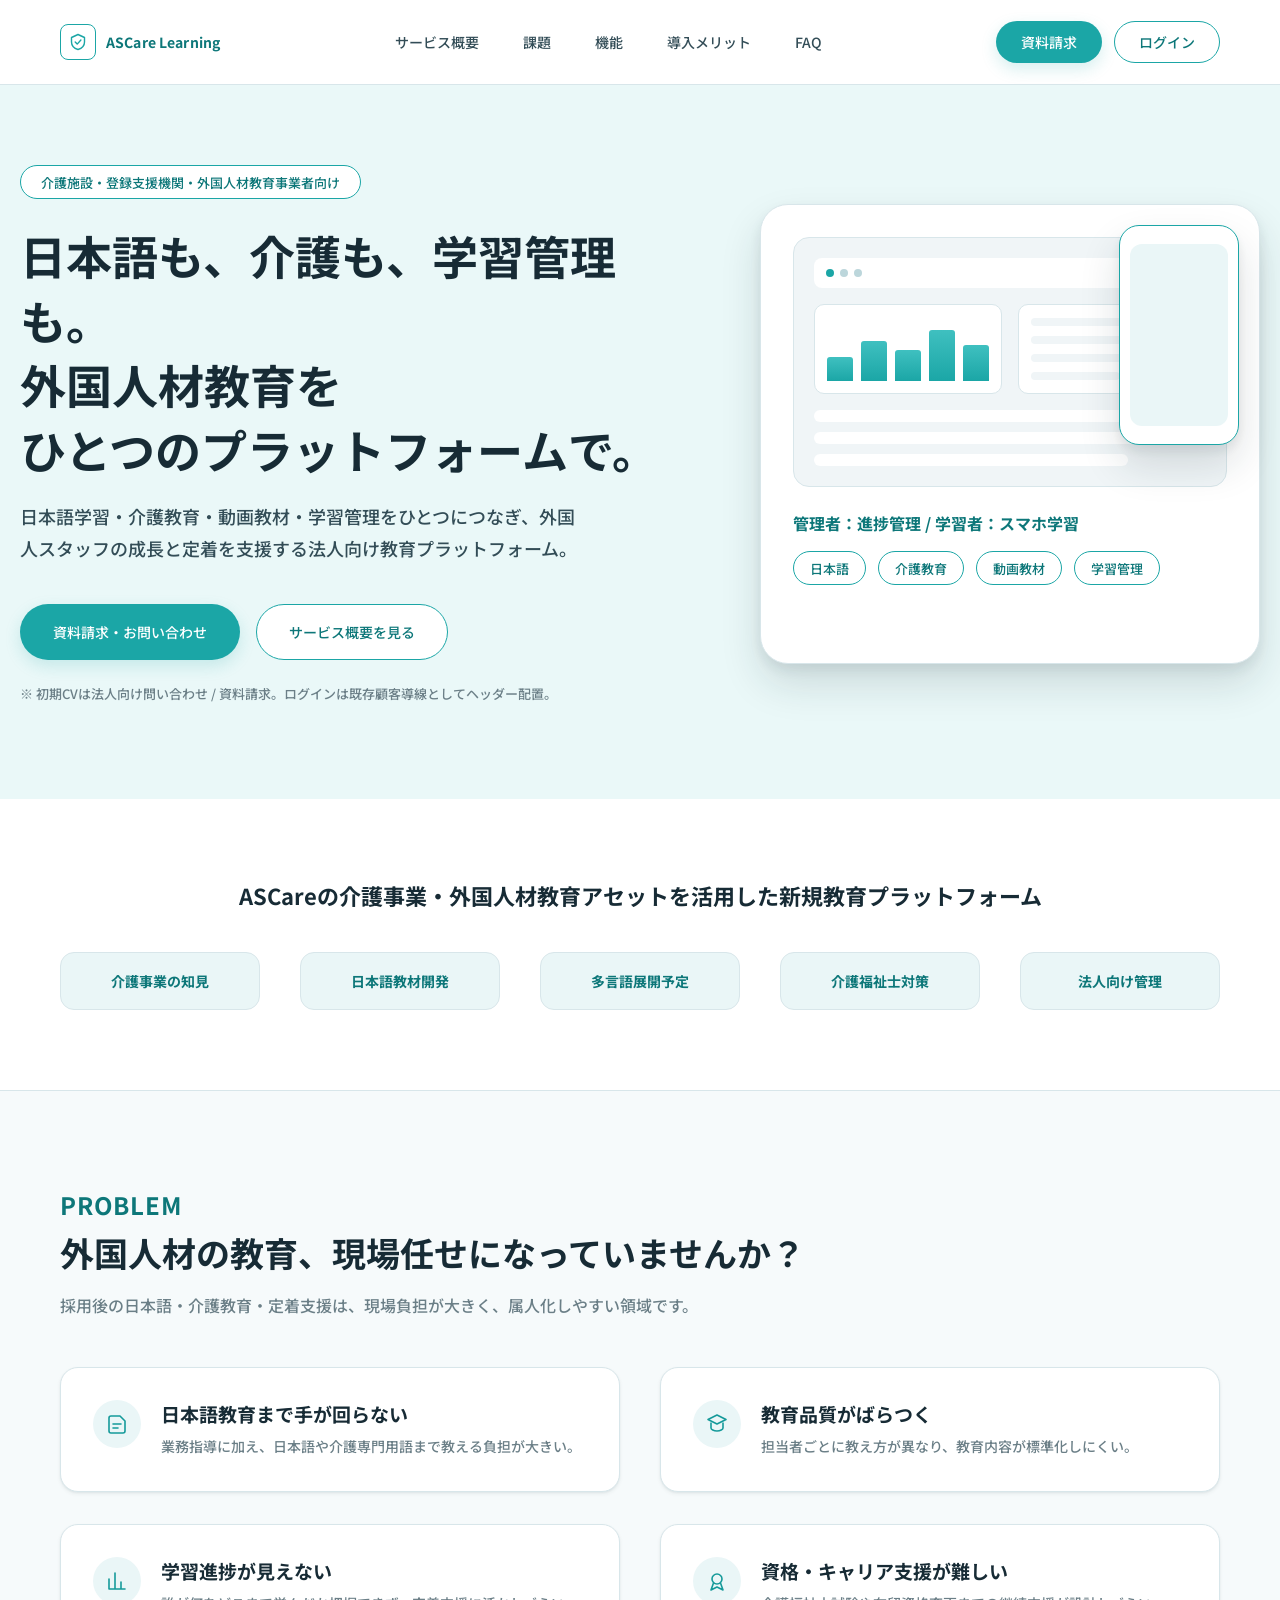
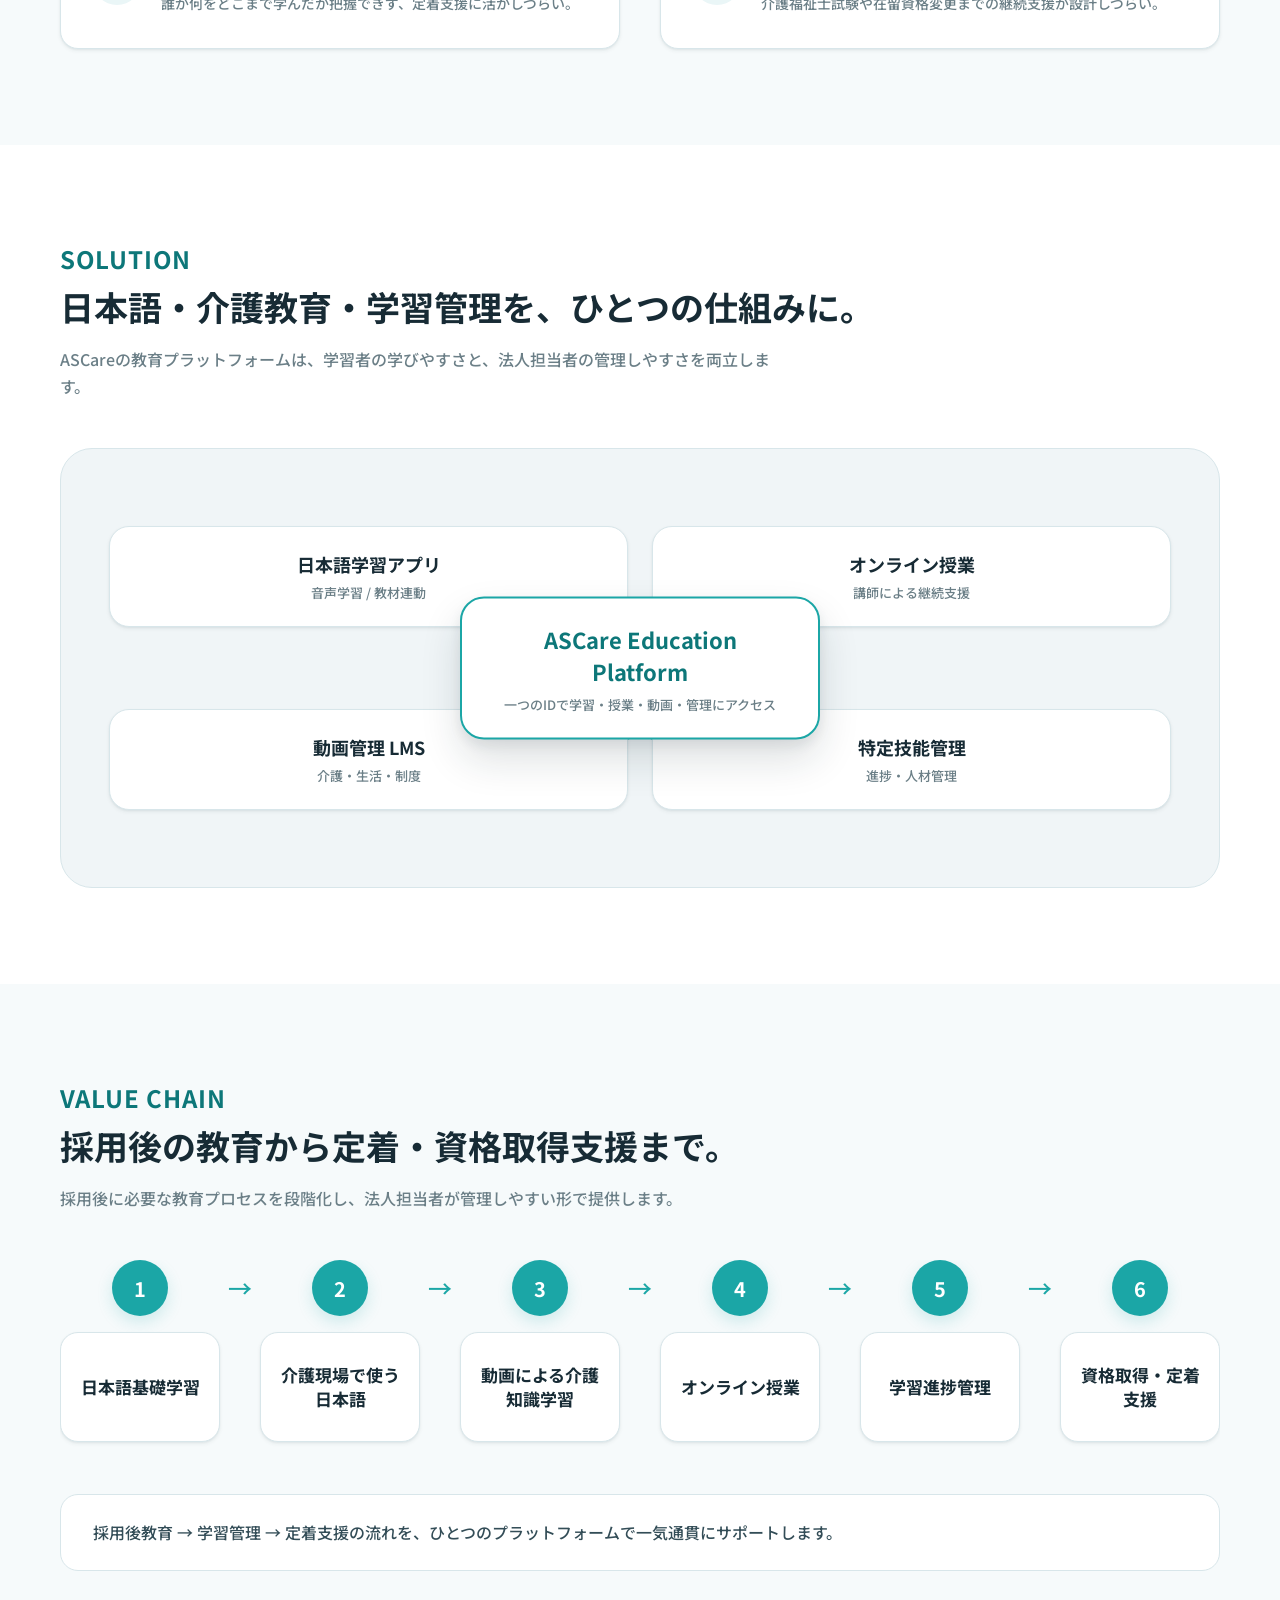
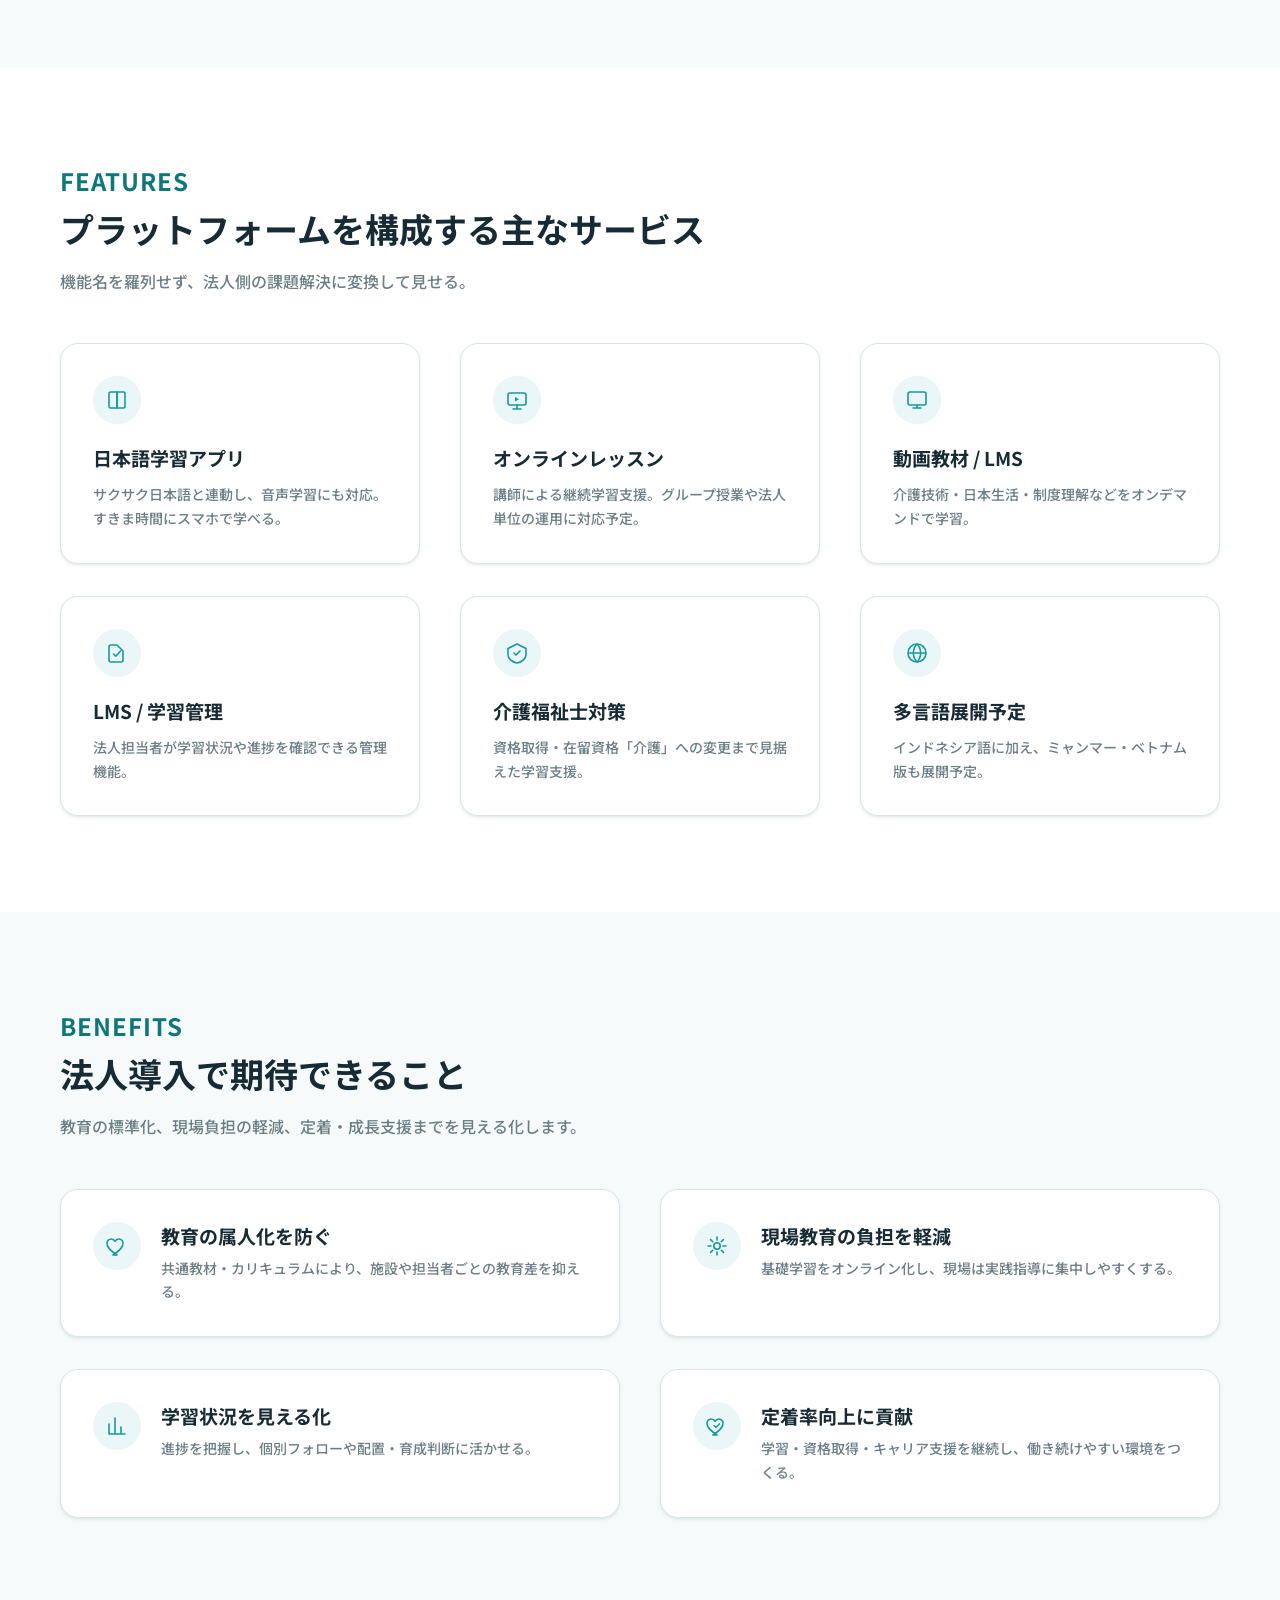
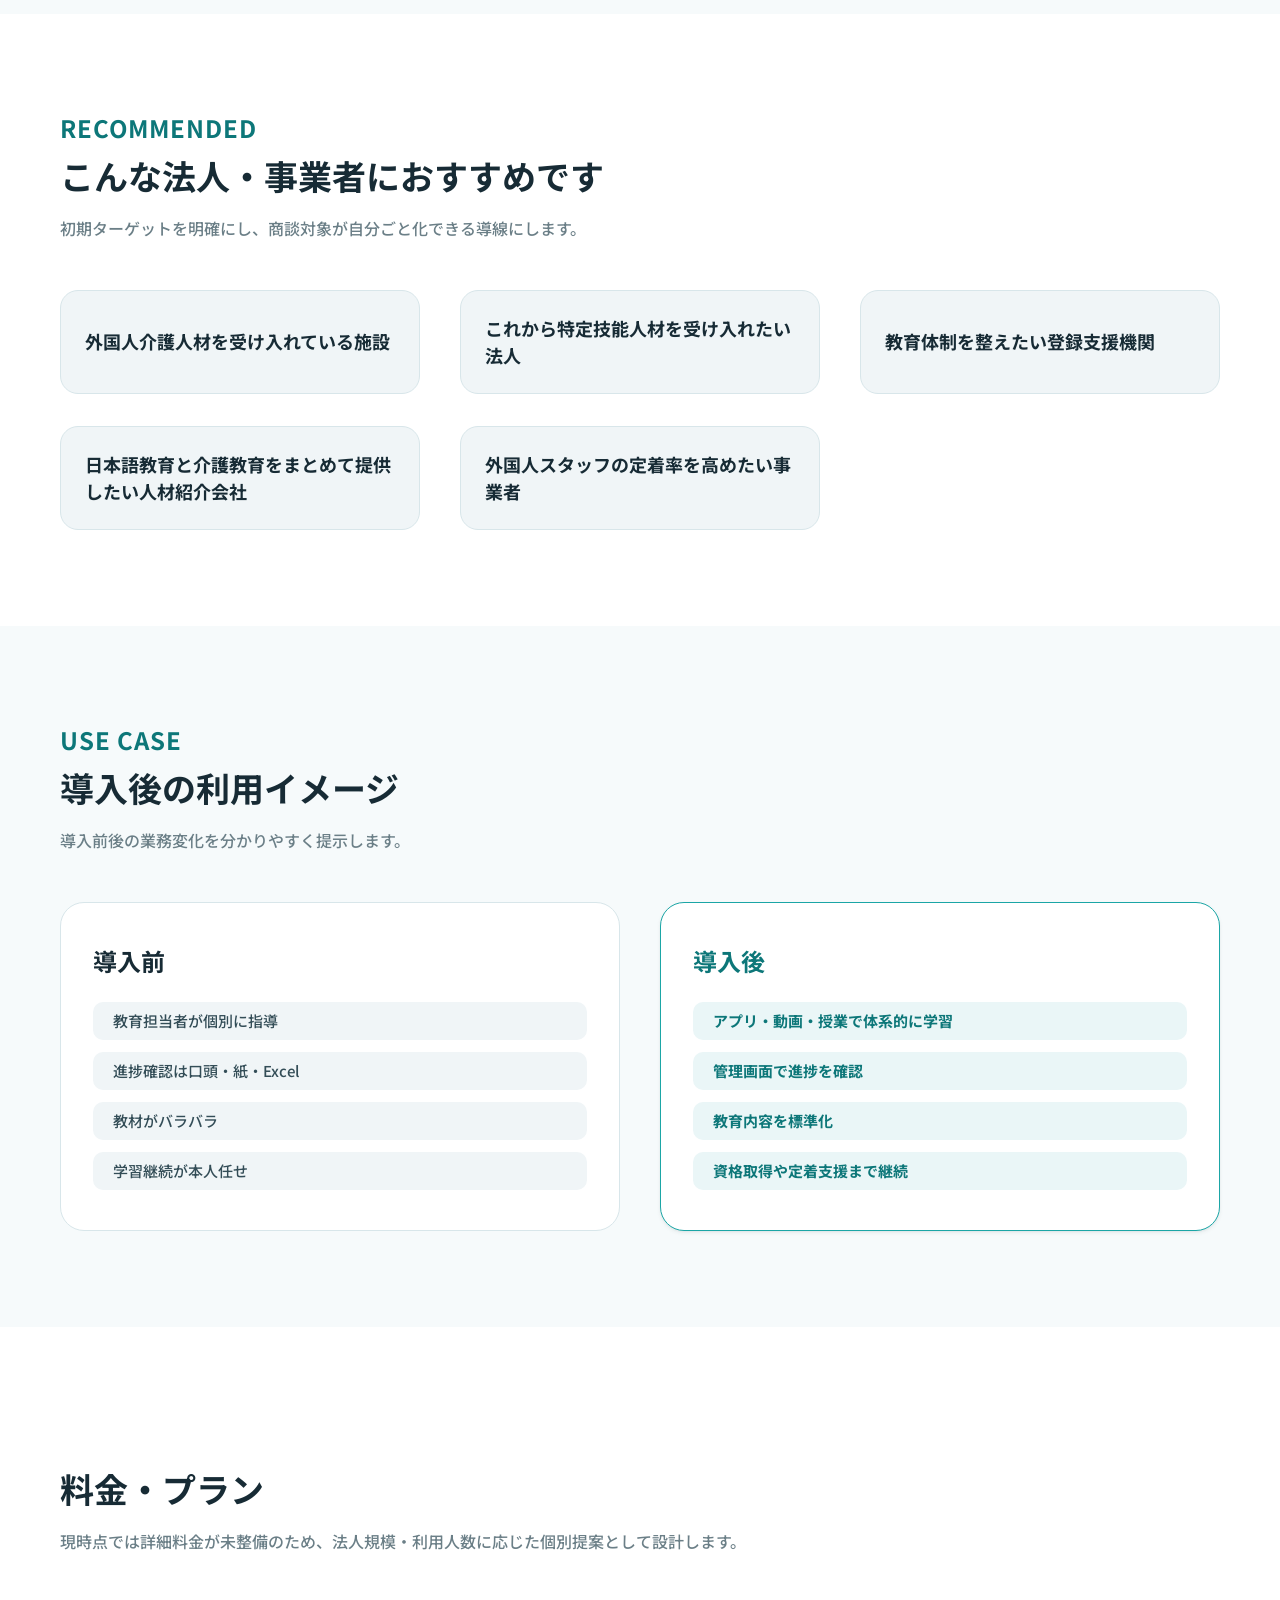
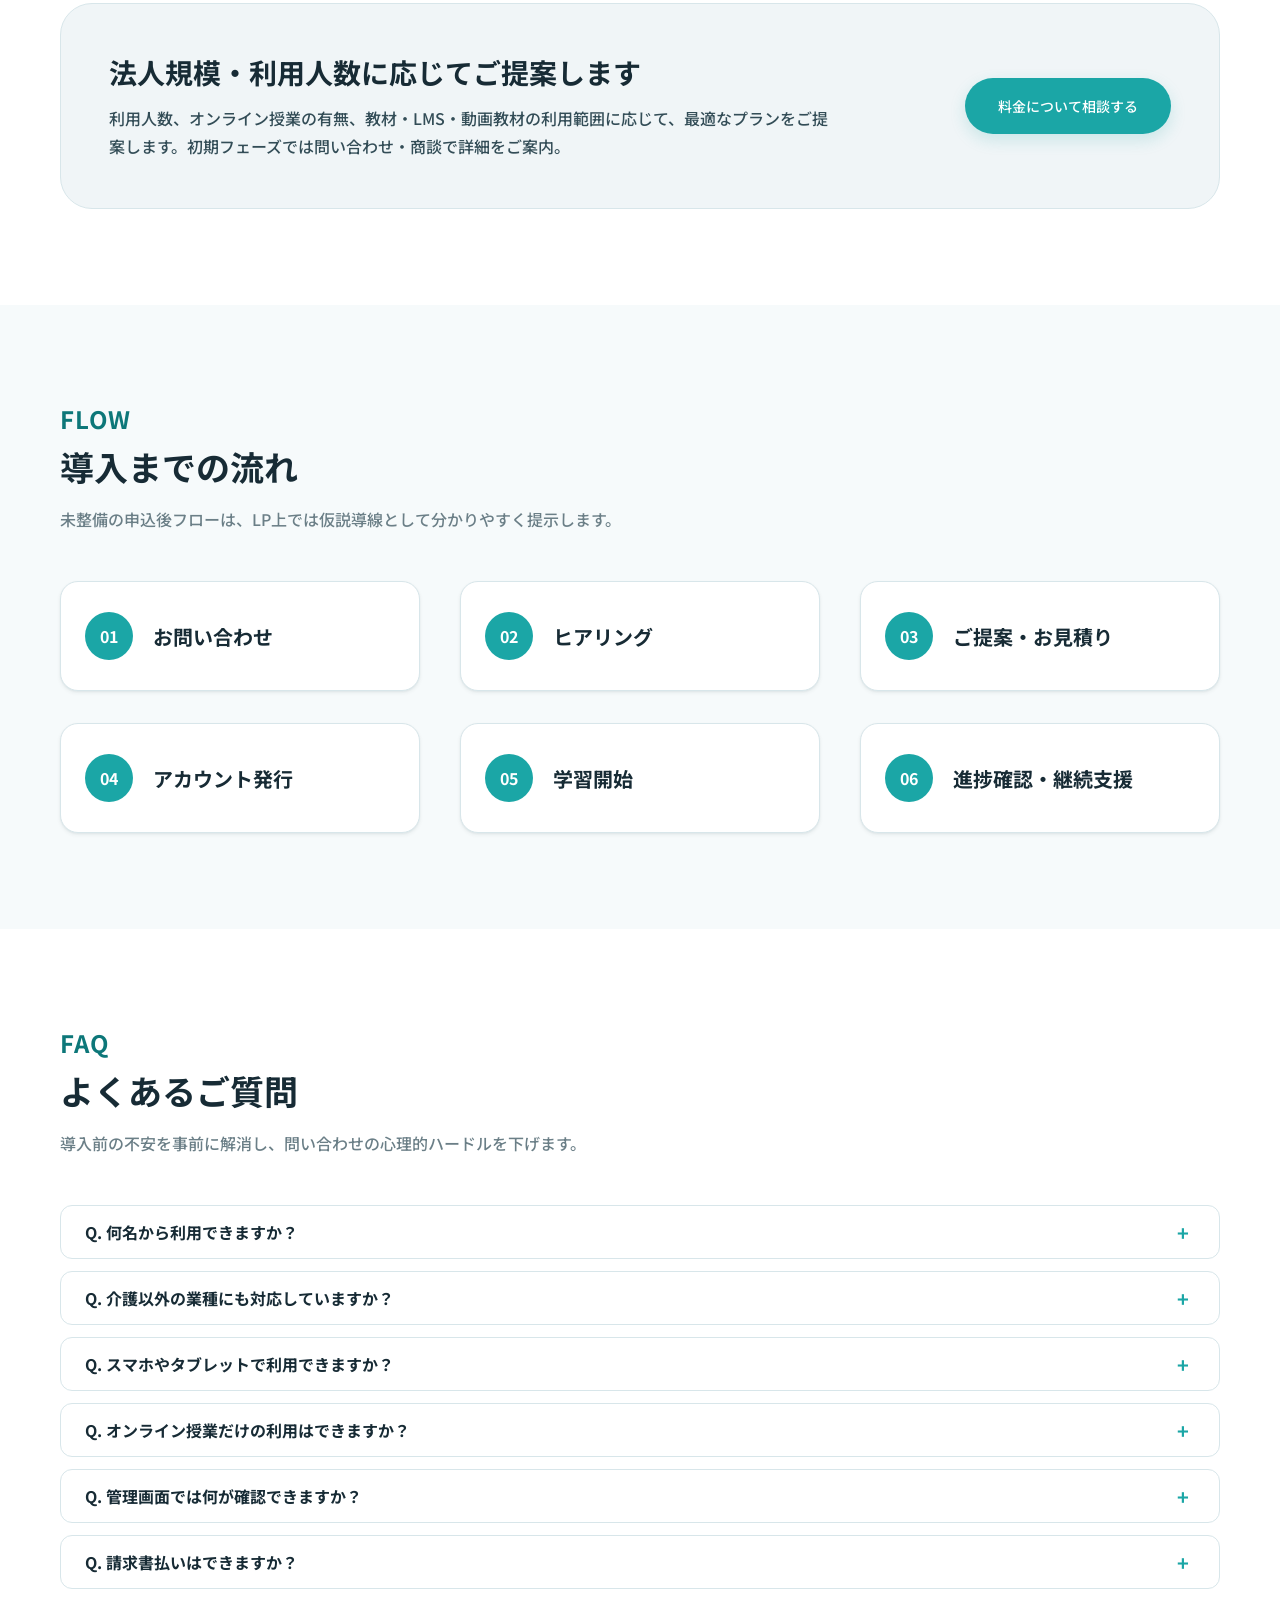
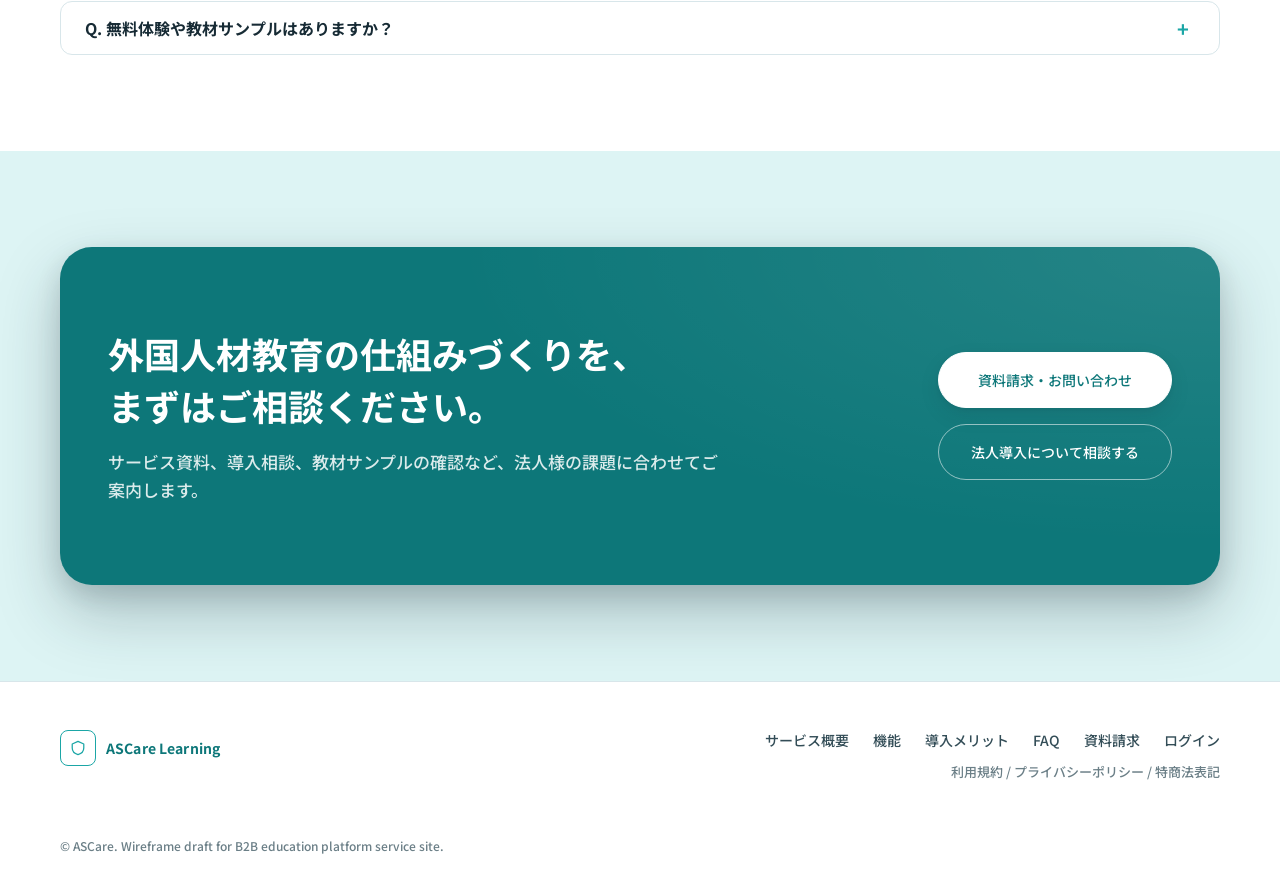
<file: index.html>
<!DOCTYPE html>
<html lang="ja">
<head>
<meta charset="UTF-8">
<meta name="viewport" content="width=device-width, initial-scale=1.0">
<title>ASCare Learning | 外国人材教育プラットフォーム</title>
<link rel="preconnect" href="https://fonts.googleapis.com">
<link rel="preconnect" href="https://fonts.gstatic.com" crossorigin>
<link href="https://fonts.googleapis.com/css2?family=Noto+Sans+JP:wght@400;500;700;900&family=Roboto:wght@500;700&display=swap" rel="stylesheet">
<link rel="stylesheet" href="styles.css">
</head>
<body>

<a class="skip-link" href="#main">本文へスキップ</a>

<header class="site-header" id="siteHeader">
  <div class="container header-inner">
    <a href="#hero" class="logo" aria-label="ASCare Learning トップへ">
      <span class="logo-badge">
        <svg width="18" height="18" viewBox="0 0 18 18" fill="none" xmlns="http://www.w3.org/2000/svg" aria-hidden="true">
          <path d="M9 1.5L15.5 4.5V9C15.5 12.5 12.7 15.4 9 16.5C5.3 15.4 2.5 12.5 2.5 9V4.5L9 1.5Z" stroke="currentColor" stroke-width="1.4" stroke-linejoin="round"/>
          <path d="M6.2 9.1L8.2 11.1L11.9 7" stroke="currentColor" stroke-width="1.4" stroke-linecap="round" stroke-linejoin="round"/>
        </svg>
      </span>
      <span class="logo-text">ASCare Learning</span>
    </a>

    <nav class="main-nav" aria-label="メインナビゲーション">
      <a href="#solution" class="nav-link">サービス概要</a>
      <a href="#problem" class="nav-link">課題</a>
      <a href="#features" class="nav-link">機能</a>
      <a href="#benefits" class="nav-link">導入メリット</a>
      <a href="#faq" class="nav-link">FAQ</a>
    </nav>

    <div class="header-actions">
      <a href="contact.html?type=doc" class="btn btn-primary btn-sm">資料請求</a>
      <a href="login.html" class="btn btn-outline btn-sm">ログイン</a>
      <button class="nav-toggle" id="navToggle" aria-label="メニューを開く" aria-expanded="false" aria-controls="mobileNav">
        <span></span><span></span><span></span>
      </button>
    </div>
  </div>

  <div class="mobile-nav" id="mobileNav">
    <a href="#solution" class="nav-link">サービス概要</a>
    <a href="#problem" class="nav-link">課題</a>
    <a href="#features" class="nav-link">機能</a>
    <a href="#benefits" class="nav-link">導入メリット</a>
    <a href="#faq" class="nav-link">FAQ</a>
    <div class="mobile-nav-actions">
      <a href="contact.html?type=doc" class="btn btn-primary btn-sm">資料請求</a>
      <a href="login.html" class="btn btn-outline btn-sm">ログイン</a>
    </div>
  </div>
</header>

<main id="main">

  <!-- HERO -->
  <section class="hero" id="hero">
    <div class="container hero-grid">
      <div class="hero-copy">
        <p class="pill reveal" data-reveal>介護施設・登録支援機関・外国人材教育事業者向け</p>
        <h1 class="hero-title reveal" data-reveal data-reveal-delay="1">
          日本語も、介護も、学習管理も。<br>
          外国人材教育を<br>
          ひとつのプラットフォームで。
        </h1>
        <p class="hero-lead reveal" data-reveal data-reveal-delay="2">
          日本語学習・介護教育・動画教材・学習管理をひとつにつなぎ、外国人スタッフの成長と定着を支援する法人向け教育プラットフォーム。
        </p>
        <div class="hero-actions reveal" data-reveal data-reveal-delay="3">
          <a href="contact.html?type=doc" class="btn btn-primary btn-lg">資料請求・お問い合わせ</a>
          <a href="#solution" class="btn btn-outline btn-lg">サービス概要を見る</a>
        </div>
        <p class="hero-note reveal" data-reveal data-reveal-delay="4">※ 初期CVは法人向け問い合わせ / 資料請求。ログインは既存顧客導線としてヘッダー配置。</p>
      </div>

      <div class="hero-visual reveal" data-reveal data-reveal-delay="2">
        <div class="visual-card float-anim">
          <div class="dash-mock">
            <div class="dash-header">
              <span class="dash-dot"></span><span class="dash-dot"></span><span class="dash-dot"></span>
            </div>
            <div class="dash-row">
              <div class="dash-chart">
                <div class="bar" style="--h:38%"></div>
                <div class="bar" style="--h:62%"></div>
                <div class="bar" style="--h:48%"></div>
                <div class="bar" style="--h:80%"></div>
                <div class="bar" style="--h:56%"></div>
              </div>
              <div class="dash-list">
                <span class="dash-list-item"></span>
                <span class="dash-list-item"></span>
                <span class="dash-list-item"></span>
                <span class="dash-list-item"></span>
              </div>
            </div>
            <div class="dash-table">
              <span class="table-line" style="--w:100%"></span>
              <span class="table-line" style="--w:90%"></span>
              <span class="table-line" style="--w:80%"></span>
            </div>
          </div>
          <div class="mobile-mock">
            <div class="mobile-screen"></div>
          </div>
          <p class="visual-caption">管理者：進捗管理 / 学習者：スマホ学習</p>
          <div class="visual-pills">
            <span class="pill pill-sm">日本語</span>
            <span class="pill pill-sm">介護教育</span>
            <span class="pill pill-sm">動画教材</span>
            <span class="pill pill-sm">学習管理</span>
          </div>
        </div>
      </div>
    </div>
  </section>

  <!-- TRUST -->
  <section class="trust">
    <div class="container">
      <h2 class="trust-title reveal" data-reveal>ASCareの介護事業・外国人材教育アセットを活用した新規教育プラットフォーム</h2>
      <ul class="trust-list">
        <li class="trust-item reveal" data-reveal data-reveal-delay="0">介護事業の知見</li>
        <li class="trust-item reveal" data-reveal data-reveal-delay="1">日本語教材開発</li>
        <li class="trust-item reveal" data-reveal data-reveal-delay="2">多言語展開予定</li>
        <li class="trust-item reveal" data-reveal data-reveal-delay="3">介護福祉士対策</li>
        <li class="trust-item reveal" data-reveal data-reveal-delay="4">法人向け管理</li>
      </ul>
    </div>
  </section>

  <!-- PROBLEM -->
  <section class="section" id="problem">
    <div class="container">
      <p class="kicker reveal" data-reveal>PROBLEM</p>
      <h2 class="section-title reveal" data-reveal>外国人材の教育、現場任せになっていませんか？</h2>
      <p class="section-lead reveal" data-reveal>採用後の日本語・介護教育・定着支援は、現場負担が大きく、属人化しやすい領域です。</p>

      <div class="card-grid card-grid-2">
        <article class="info-card reveal" data-reveal>
          <span class="icon-tile">
            <svg viewBox="0 0 24 24" fill="none"><path d="M4 19V6a2 2 0 0 1 2-2h9l5 5v10a2 2 0 0 1-2 2H6a2 2 0 0 1-2-2Z" stroke="currentColor" stroke-width="1.6" stroke-linejoin="round"/><path d="M8 12h8M8 16h5" stroke="currentColor" stroke-width="1.6" stroke-linecap="round"/></svg>
          </span>
          <div class="info-card-body">
            <h3>日本語教育まで手が回らない</h3>
            <p>業務指導に加え、日本語や介護専門用語まで教える負担が大きい。</p>
          </div>
        </article>
        <article class="info-card reveal" data-reveal data-reveal-delay="1">
          <span class="icon-tile">
            <svg viewBox="0 0 24 24" fill="none"><path d="M12 3 3 7.5 12 12l9-4.5L12 3Z" stroke="currentColor" stroke-width="1.6" stroke-linejoin="round"/><path d="M6 10.5V16c0 1.5 2.7 3 6 3s6-1.5 6-3v-5.5" stroke="currentColor" stroke-width="1.6" stroke-linejoin="round"/></svg>
          </span>
          <div class="info-card-body">
            <h3>教育品質がばらつく</h3>
            <p>担当者ごとに教え方が異なり、教育内容が標準化しにくい。</p>
          </div>
        </article>
        <article class="info-card reveal" data-reveal data-reveal-delay="2">
          <span class="icon-tile">
            <svg viewBox="0 0 24 24" fill="none"><path d="M4 20V10M10 20V4M16 20v-7M20 20H4" stroke="currentColor" stroke-width="1.6" stroke-linecap="round" stroke-linejoin="round"/></svg>
          </span>
          <div class="info-card-body">
            <h3>学習進捗が見えない</h3>
            <p>誰が何をどこまで学んだか把握できず、定着支援に活かしづらい。</p>
          </div>
        </article>
        <article class="info-card reveal" data-reveal data-reveal-delay="3">
          <span class="icon-tile">
            <svg viewBox="0 0 24 24" fill="none"><path d="M12 15a5 5 0 1 0 0-10 5 5 0 0 0 0 10Z" stroke="currentColor" stroke-width="1.6"/><path d="M8.5 14 6 21l6-3 6 3-2.5-7" stroke="currentColor" stroke-width="1.6" stroke-linejoin="round"/></svg>
          </span>
          <div class="info-card-body">
            <h3>資格・キャリア支援が難しい</h3>
            <p>介護福祉士試験や在留資格変更までの継続支援が設計しづらい。</p>
          </div>
        </article>
      </div>
    </div>
  </section>

  <!-- SOLUTION -->
  <section class="section section-alt-white" id="solution">
    <div class="container">
      <p class="kicker reveal" data-reveal>SOLUTION</p>
      <h2 class="section-title reveal" data-reveal>日本語・介護教育・学習管理を、ひとつの仕組みに。</h2>
      <p class="section-lead reveal" data-reveal>ASCareの教育プラットフォームは、学習者の学びやすさと、法人担当者の管理しやすさを両立します。</p>

      <div class="diagram reveal" data-reveal data-reveal-delay="1">
        <svg class="diagram-lines" viewBox="0 0 1200 440" preserveAspectRatio="none" aria-hidden="true">
          <path class="diagram-line" d="M500 100 C 610 100, 610 240, 630 260" />
          <path class="diagram-line" d="M700 100 C 590 100, 590 240, 570 260" />
          <path class="diagram-line" d="M500 330 C 610 330, 610 280, 630 260" />
          <path class="diagram-line" d="M700 330 C 590 330, 590 280, 570 260" />
        </svg>

        <div class="diagram-node node-tl">
          <h4>日本語学習アプリ</h4>
          <p>音声学習 / 教材連動</p>
        </div>
        <div class="diagram-node node-tr">
          <h4>オンライン授業</h4>
          <p>講師による継続支援</p>
        </div>
        <div class="diagram-node node-bl">
          <h4>動画管理 LMS</h4>
          <p>介護・生活・制度</p>
        </div>
        <div class="diagram-node node-br">
          <h4>特定技能管理</h4>
          <p>進捗・人材管理</p>
        </div>

        <div class="diagram-center pulse-anim">
          <h3>ASCare Education Platform</h3>
          <p>一つのIDで学習・授業・動画・管理にアクセス</p>
        </div>
      </div>
    </div>
  </section>

  <!-- VALUE CHAIN -->
  <section class="section" id="value-chain">
    <div class="container">
      <p class="kicker reveal" data-reveal>VALUE CHAIN</p>
      <h2 class="section-title reveal" data-reveal>採用後の教育から定着・資格取得支援まで。</h2>
      <p class="section-lead reveal" data-reveal>採用後に必要な教育プロセスを段階化し、法人担当者が管理しやすい形で提供します。</p>

      <div class="value-chain-steps">
        <div class="chain-numbers" aria-hidden="true">
          <span class="chain-num">1</span>
          <span class="chain-arrow">→</span>
          <span class="chain-num">2</span>
          <span class="chain-arrow">→</span>
          <span class="chain-num">3</span>
          <span class="chain-arrow">→</span>
          <span class="chain-num">4</span>
          <span class="chain-arrow">→</span>
          <span class="chain-num">5</span>
          <span class="chain-arrow">→</span>
          <span class="chain-num">6</span>
        </div>
        <ol class="chain-cards">
          <li class="step-card reveal" data-reveal data-reveal-delay="0"><p class="step-title">日本語基礎学習</p></li>
          <li class="chain-gap" aria-hidden="true"></li>
          <li class="step-card reveal" data-reveal data-reveal-delay="1"><p class="step-title">介護現場で使う日本語</p></li>
          <li class="chain-gap" aria-hidden="true"></li>
          <li class="step-card reveal" data-reveal data-reveal-delay="2"><p class="step-title">動画による介護知識学習</p></li>
          <li class="chain-gap" aria-hidden="true"></li>
          <li class="step-card reveal" data-reveal data-reveal-delay="3"><p class="step-title">オンライン授業</p></li>
          <li class="chain-gap" aria-hidden="true"></li>
          <li class="step-card reveal" data-reveal data-reveal-delay="4"><p class="step-title">学習進捗管理</p></li>
          <li class="chain-gap" aria-hidden="true"></li>
          <li class="step-card reveal" data-reveal data-reveal-delay="5"><p class="step-title">資格取得・定着支援</p></li>
        </ol>
      </div>

      <p class="value-chain-note reveal" data-reveal>採用後教育 → 学習管理 → 定着支援の流れを、ひとつのプラットフォームで一気通貫にサポートします。</p>
    </div>
  </section>

  <!-- FEATURES -->
  <section class="section section-alt-white" id="features">
    <div class="container">
      <p class="kicker reveal" data-reveal>FEATURES</p>
      <h2 class="section-title reveal" data-reveal>プラットフォームを構成する主なサービス</h2>
      <p class="section-lead reveal" data-reveal>機能名を羅列せず、法人側の課題解決に変換して見せる。</p>

      <div class="card-grid card-grid-3">
        <article class="feature-card reveal" data-reveal data-reveal-delay="0">
          <span class="icon-tile">
            <svg viewBox="0 0 24 24" fill="none"><path d="M4 5.5a1.5 1.5 0 0 1 1.5-1.5H12v16H5.5A1.5 1.5 0 0 1 4 18.5v-13Z" stroke="currentColor" stroke-width="1.6" stroke-linejoin="round"/><path d="M20 5.5A1.5 1.5 0 0 0 18.5 4H12v16h6.5a1.5 1.5 0 0 0 1.5-1.5v-13Z" stroke="currentColor" stroke-width="1.6" stroke-linejoin="round"/></svg>
          </span>
          <h3>日本語学習アプリ</h3>
          <p>サクサク日本語と連動し、音声学習にも対応。すきま時間にスマホで学べる。</p>
        </article>
        <article class="feature-card reveal" data-reveal data-reveal-delay="1">
          <span class="icon-tile">
            <svg viewBox="0 0 24 24" fill="none"><rect x="3" y="5" width="18" height="12" rx="2" stroke="currentColor" stroke-width="1.6"/><path d="M8 21h8M12 17v4" stroke="currentColor" stroke-width="1.6" stroke-linecap="round"/><path d="m10 9 4 2.2-4 2.2V9Z" fill="currentColor"/></svg>
          </span>
          <h3>オンラインレッスン</h3>
          <p>講師による継続学習支援。グループ授業や法人単位の運用に対応予定。</p>
        </article>
        <article class="feature-card reveal" data-reveal data-reveal-delay="2">
          <span class="icon-tile">
            <svg viewBox="0 0 24 24" fill="none"><rect x="3" y="4" width="18" height="13" rx="2" stroke="currentColor" stroke-width="1.6"/><path d="M8 20h8M12 17v3" stroke="currentColor" stroke-width="1.6" stroke-linecap="round"/></svg>
          </span>
          <h3>動画教材 / LMS</h3>
          <p>介護技術・日本生活・制度理解などをオンデマンドで学習。</p>
        </article>
        <article class="feature-card reveal" data-reveal data-reveal-delay="3">
          <span class="icon-tile">
            <svg viewBox="0 0 24 24" fill="none"><path d="M4 19V6a2 2 0 0 1 2-2h6l6 6v9a2 2 0 0 1-2 2H6a2 2 0 0 1-2-2Z" stroke="currentColor" stroke-width="1.6" stroke-linejoin="round"/><path d="m8.5 13 2.2 2.2L15.5 10" stroke="currentColor" stroke-width="1.6" stroke-linecap="round" stroke-linejoin="round"/></svg>
          </span>
          <h3>LMS / 学習管理</h3>
          <p>法人担当者が学習状況や進捗を確認できる管理機能。</p>
        </article>
        <article class="feature-card reveal" data-reveal data-reveal-delay="4">
          <span class="icon-tile">
            <svg viewBox="0 0 24 24" fill="none"><path d="M12 3 3 7.5v6C3 17.5 6.6 21 12 22c5.4-1 9-4.5 9-8.5v-6L12 3Z" stroke="currentColor" stroke-width="1.6" stroke-linejoin="round"/><path d="m9 12 2 2 4-4" stroke="currentColor" stroke-width="1.6" stroke-linecap="round" stroke-linejoin="round"/></svg>
          </span>
          <h3>介護福祉士対策</h3>
          <p>資格取得・在留資格「介護」への変更まで見据えた学習支援。</p>
        </article>
        <article class="feature-card reveal" data-reveal data-reveal-delay="5">
          <span class="icon-tile">
            <svg viewBox="0 0 24 24" fill="none"><path d="M3 12a9 9 0 1 0 18 0 9 9 0 0 0-18 0Z" stroke="currentColor" stroke-width="1.6"/><path d="M3 12h18M12 3a13 13 0 0 1 0 18M12 3a13 13 0 0 0 0 18" stroke="currentColor" stroke-width="1.6"/></svg>
          </span>
          <h3>多言語展開予定</h3>
          <p>インドネシア語に加え、ミャンマー・ベトナム版も展開予定。</p>
        </article>
      </div>
    </div>
  </section>

  <!-- BENEFITS -->
  <section class="section" id="benefits">
    <div class="container">
      <p class="kicker reveal" data-reveal>BENEFITS</p>
      <h2 class="section-title reveal" data-reveal>法人導入で期待できること</h2>
      <p class="section-lead reveal" data-reveal>教育の標準化、現場負担の軽減、定着・成長支援までを見える化します。</p>

      <div class="card-grid card-grid-2">
        <article class="info-card reveal" data-reveal data-reveal-delay="0">
          <span class="icon-tile">
            <svg viewBox="0 0 24 24" fill="none"><path d="M12 21s-7-4.4-9.5-9C1 8.3 2.7 5 6 5c2 0 3.4 1.1 4 2.3.6-1.2 2-2.3 4-2.3 3.3 0 5 3.3 3.5 7-2.5 4.6-9.5 9-9.5 9Z" stroke="currentColor" stroke-width="1.6" stroke-linejoin="round"/></svg>
          </span>
          <div class="info-card-body">
            <h3>教育の属人化を防ぐ</h3>
            <p>共通教材・カリキュラムにより、施設や担当者ごとの教育差を抑える。</p>
          </div>
        </article>
        <article class="info-card reveal" data-reveal data-reveal-delay="1">
          <span class="icon-tile">
            <svg viewBox="0 0 24 24" fill="none"><path d="M12 3v3M12 18v3M3 12h3M18 12h3M5.6 5.6l2.1 2.1M16.3 16.3l2.1 2.1M18.4 5.6l-2.1 2.1M7.7 16.3l-2.1 2.1" stroke="currentColor" stroke-width="1.6" stroke-linecap="round"/><circle cx="12" cy="12" r="3.2" stroke="currentColor" stroke-width="1.6"/></svg>
          </span>
          <div class="info-card-body">
            <h3>現場教育の負担を軽減</h3>
            <p>基礎学習をオンライン化し、現場は実践指導に集中しやすくする。</p>
          </div>
        </article>
        <article class="info-card reveal" data-reveal data-reveal-delay="2">
          <span class="icon-tile">
            <svg viewBox="0 0 24 24" fill="none"><path d="M4 20V10M10 20V4M16 20v-7M20 20H4" stroke="currentColor" stroke-width="1.6" stroke-linecap="round" stroke-linejoin="round"/></svg>
          </span>
          <div class="info-card-body">
            <h3>学習状況を見える化</h3>
            <p>進捗を把握し、個別フォローや配置・育成判断に活かせる。</p>
          </div>
        </article>
        <article class="info-card reveal" data-reveal data-reveal-delay="3">
          <span class="icon-tile">
            <svg viewBox="0 0 24 24" fill="none"><path d="M12 21s-7-4.4-9.5-9C1 8.3 2.7 5 6 5c2 0 3.4 1.1 4 2.3.6-1.2 2-2.3 4-2.3 3.3 0 5 3.3 3.5 7-2.5 4.6-9.5 9-9.5 9Z" stroke="currentColor" stroke-width="1.6" stroke-linejoin="round"/><path d="m9 11.5 2 2 3.5-3.8" stroke="currentColor" stroke-width="1.4" stroke-linecap="round" stroke-linejoin="round"/></svg>
          </span>
          <div class="info-card-body">
            <h3>定着率向上に貢献</h3>
            <p>学習・資格取得・キャリア支援を継続し、働き続けやすい環境をつくる。</p>
          </div>
        </article>
      </div>
    </div>
  </section>

  <!-- RECOMMENDED -->
  <section class="section section-alt-white">
    <div class="container">
      <p class="kicker reveal" data-reveal>RECOMMENDED</p>
      <h2 class="section-title reveal" data-reveal>こんな法人・事業者におすすめです</h2>
      <p class="section-lead reveal" data-reveal>初期ターゲットを明確にし、商談対象が自分ごと化できる導線にします。</p>

      <div class="recommend-grid">
        <div class="recommend-card reveal" data-reveal data-reveal-delay="0">外国人介護人材を受け入れている施設</div>
        <div class="recommend-card reveal" data-reveal data-reveal-delay="1">これから特定技能人材を受け入れたい法人</div>
        <div class="recommend-card reveal" data-reveal data-reveal-delay="2">教育体制を整えたい登録支援機関</div>
        <div class="recommend-card reveal" data-reveal data-reveal-delay="3">日本語教育と介護教育をまとめて提供したい人材紹介会社</div>
        <div class="recommend-card reveal" data-reveal data-reveal-delay="4">外国人スタッフの定着率を高めたい事業者</div>
      </div>
    </div>
  </section>

  <!-- USE CASE -->
  <section class="section">
    <div class="container">
      <p class="kicker reveal" data-reveal>USE CASE</p>
      <h2 class="section-title reveal" data-reveal>導入後の利用イメージ</h2>
      <p class="section-lead reveal" data-reveal>導入前後の業務変化を分かりやすく提示します。</p>

      <div class="before-after-grid">
        <div class="ba-box ba-before reveal" data-reveal>
          <h3>導入前</h3>
          <ul>
            <li>教育担当者が個別に指導</li>
            <li>進捗確認は口頭・紙・Excel</li>
            <li>教材がバラバラ</li>
            <li>学習継続が本人任せ</li>
          </ul>
        </div>
        <div class="ba-box ba-after reveal" data-reveal data-reveal-delay="1">
          <h3>導入後</h3>
          <ul>
            <li>アプリ・動画・授業で体系的に学習</li>
            <li>管理画面で進捗を確認</li>
            <li>教育内容を標準化</li>
            <li>資格取得や定着支援まで継続</li>
          </ul>
        </div>
      </div>
    </div>
  </section>

  <!-- PRICE -->
  <section class="section section-alt-white">
    <div class="container">
      <p class="kicker reveal" data-reveal>PRICE</p>
      <h2 class="section-title reveal" data-reveal>料金・プラン</h2>
      <p class="section-lead reveal" data-reveal>現時点では詳細料金が未整備のため、法人規模・利用人数に応じた個別提案として設計します。</p>

      <div class="price-panel reveal" data-reveal data-reveal-delay="1">
        <div class="price-panel-copy">
          <h3>法人規模・利用人数に応じてご提案します</h3>
          <p>利用人数、オンライン授業の有無、教材・LMS・動画教材の利用範囲に応じて、最適なプランをご提案します。初期フェーズでは問い合わせ・商談で詳細をご案内。</p>
        </div>
        <a href="contact.html?type=price" class="btn btn-primary btn-lg">料金について相談する</a>
      </div>
    </div>
  </section>

  <!-- FLOW -->
  <section class="section">
    <div class="container">
      <p class="kicker reveal" data-reveal>FLOW</p>
      <h2 class="section-title reveal" data-reveal>導入までの流れ</h2>
      <p class="section-lead reveal" data-reveal>未整備の申込後フローは、LP上では仮説導線として分かりやすく提示します。</p>

      <div class="card-grid card-grid-3">
        <article class="flow-card reveal" data-reveal data-reveal-delay="0"><span class="flow-num">01</span><p>お問い合わせ</p></article>
        <article class="flow-card reveal" data-reveal data-reveal-delay="1"><span class="flow-num">02</span><p>ヒアリング</p></article>
        <article class="flow-card reveal" data-reveal data-reveal-delay="2"><span class="flow-num">03</span><p>ご提案・お見積り</p></article>
        <article class="flow-card reveal" data-reveal data-reveal-delay="3"><span class="flow-num">04</span><p>アカウント発行</p></article>
        <article class="flow-card reveal" data-reveal data-reveal-delay="4"><span class="flow-num">05</span><p>学習開始</p></article>
        <article class="flow-card reveal" data-reveal data-reveal-delay="5"><span class="flow-num">06</span><p>進捗確認・継続支援</p></article>
      </div>
    </div>
  </section>

  <!-- FAQ -->
  <section class="section section-alt-white" id="faq">
    <div class="container">
      <p class="kicker reveal" data-reveal>FAQ</p>
      <h2 class="section-title reveal" data-reveal>よくあるご質問</h2>
      <p class="section-lead reveal" data-reveal>導入前の不安を事前に解消し、問い合わせの心理的ハードルを下げます。</p>

      <div class="faq-list">
        <div class="faq-row reveal" data-reveal data-reveal-delay="0">
          <button class="faq-question" aria-expanded="false">
            <span>Q. 何名から利用できますか？</span>
            <span class="faq-icon" aria-hidden="true">+</span>
          </button>
          <div class="faq-answer"><p>1名から法人単位でのご利用まで対応しています。まずはご利用人数と体制を伺い、最適なプランをご提案します。</p></div>
        </div>
        <div class="faq-row reveal" data-reveal data-reveal-delay="1">
          <button class="faq-question" aria-expanded="false">
            <span>Q. 介護以外の業種にも対応していますか？</span>
            <span class="faq-icon" aria-hidden="true">+</span>
          </button>
          <div class="faq-answer"><p>現在は介護業界に特化して提供していますが、教材・LMS基盤は他業種にも展開可能な設計です。詳しくはお問い合わせください。</p></div>
        </div>
        <div class="faq-row reveal" data-reveal data-reveal-delay="2">
          <button class="faq-question" aria-expanded="false">
            <span>Q. スマホやタブレットで利用できますか？</span>
            <span class="faq-icon" aria-hidden="true">+</span>
          </button>
          <div class="faq-answer"><p>はい。学習者向けアプリはスマートフォン・タブレットに対応しており、すきま時間での学習に適しています。</p></div>
        </div>
        <div class="faq-row reveal" data-reveal data-reveal-delay="3">
          <button class="faq-question" aria-expanded="false">
            <span>Q. オンライン授業だけの利用はできますか？</span>
            <span class="faq-icon" aria-hidden="true">+</span>
          </button>
          <div class="faq-answer"><p>可能です。日本語学習アプリ・動画教材・LMSは組み合わせ自由なので、必要な機能だけを選んでご利用いただけます。</p></div>
        </div>
        <div class="faq-row reveal" data-reveal data-reveal-delay="4">
          <button class="faq-question" aria-expanded="false">
            <span>Q. 管理画面では何が確認できますか？</span>
            <span class="faq-icon" aria-hidden="true">+</span>
          </button>
          <div class="faq-answer"><p>学習者ごとの進捗状況、教材の受講状況、テスト結果などを一覧で確認でき、個別フォローに活用いただけます。</p></div>
        </div>
        <div class="faq-row reveal" data-reveal data-reveal-delay="5">
          <button class="faq-question" aria-expanded="false">
            <span>Q. 請求書払いはできますか？</span>
            <span class="faq-icon" aria-hidden="true">+</span>
          </button>
          <div class="faq-answer"><p>法人のお客様は請求書払いに対応しています。詳細なお支払い条件はお問い合わせ時にご案内します。</p></div>
        </div>
        <div class="faq-row reveal" data-reveal data-reveal-delay="6">
          <button class="faq-question" aria-expanded="false">
            <span>Q. 無料体験や教材サンプルはありますか？</span>
            <span class="faq-icon" aria-hidden="true">+</span>
          </button>
          <div class="faq-answer"><p>教材サンプルのご提供が可能です。お問い合わせフォームよりご希望の旨をお知らせください。</p></div>
        </div>
      </div>
    </div>
  </section>

  <!-- CTA -->
  <section class="cta-section" id="cta">
    <div class="container">
      <div class="cta-card reveal" data-reveal>
        <div class="cta-text">
          <h2>外国人材教育の仕組みづくりを、<br>まずはご相談ください。</h2>
          <p>サービス資料、導入相談、教材サンプルの確認など、法人様の課題に合わせてご案内します。</p>
        </div>
        <div class="cta-actions">
          <a href="contact.html?type=doc" class="btn btn-white btn-lg">資料請求・お問い合わせ</a>
          <a href="contact.html?type=consult" class="btn btn-ghost btn-lg">法人導入について相談する</a>
        </div>
      </div>
    </div>
  </section>

</main>

<footer class="site-footer">
  <div class="container footer-inner">
    <a href="#hero" class="logo">
      <span class="logo-badge">
        <svg width="16" height="16" viewBox="0 0 18 18" fill="none" xmlns="http://www.w3.org/2000/svg" aria-hidden="true">
          <path d="M9 1.5L15.5 4.5V9C15.5 12.5 12.7 15.4 9 16.5C5.3 15.4 2.5 12.5 2.5 9V4.5L9 1.5Z" stroke="currentColor" stroke-width="1.4" stroke-linejoin="round"/>
        </svg>
      </span>
      <span class="logo-text">ASCare Learning</span>
    </a>
    <div class="footer-links">
      <nav class="footer-nav" aria-label="フッターナビゲーション">
        <a href="#solution">サービス概要</a>
        <a href="#features">機能</a>
        <a href="#benefits">導入メリット</a>
        <a href="#faq">FAQ</a>
        <a href="contact.html?type=doc">資料請求</a>
        <a href="login.html">ログイン</a>
      </nav>
      <p class="footer-policy">利用規約 / プライバシーポリシー / 特商法表記</p>
    </div>
    <p class="footer-copy">© ASCare. Wireframe draft for B2B education platform service site.</p>
  </div>
</footer>

<button class="to-top" id="toTop" aria-label="ページ先頭へ戻る">
  <svg viewBox="0 0 24 24" fill="none" width="18" height="18"><path d="M12 19V5M5 12l7-7 7 7" stroke="currentColor" stroke-width="2" stroke-linecap="round" stroke-linejoin="round"/></svg>
</button>

<script src="script.js"></script>
</body>
</html>
</file>
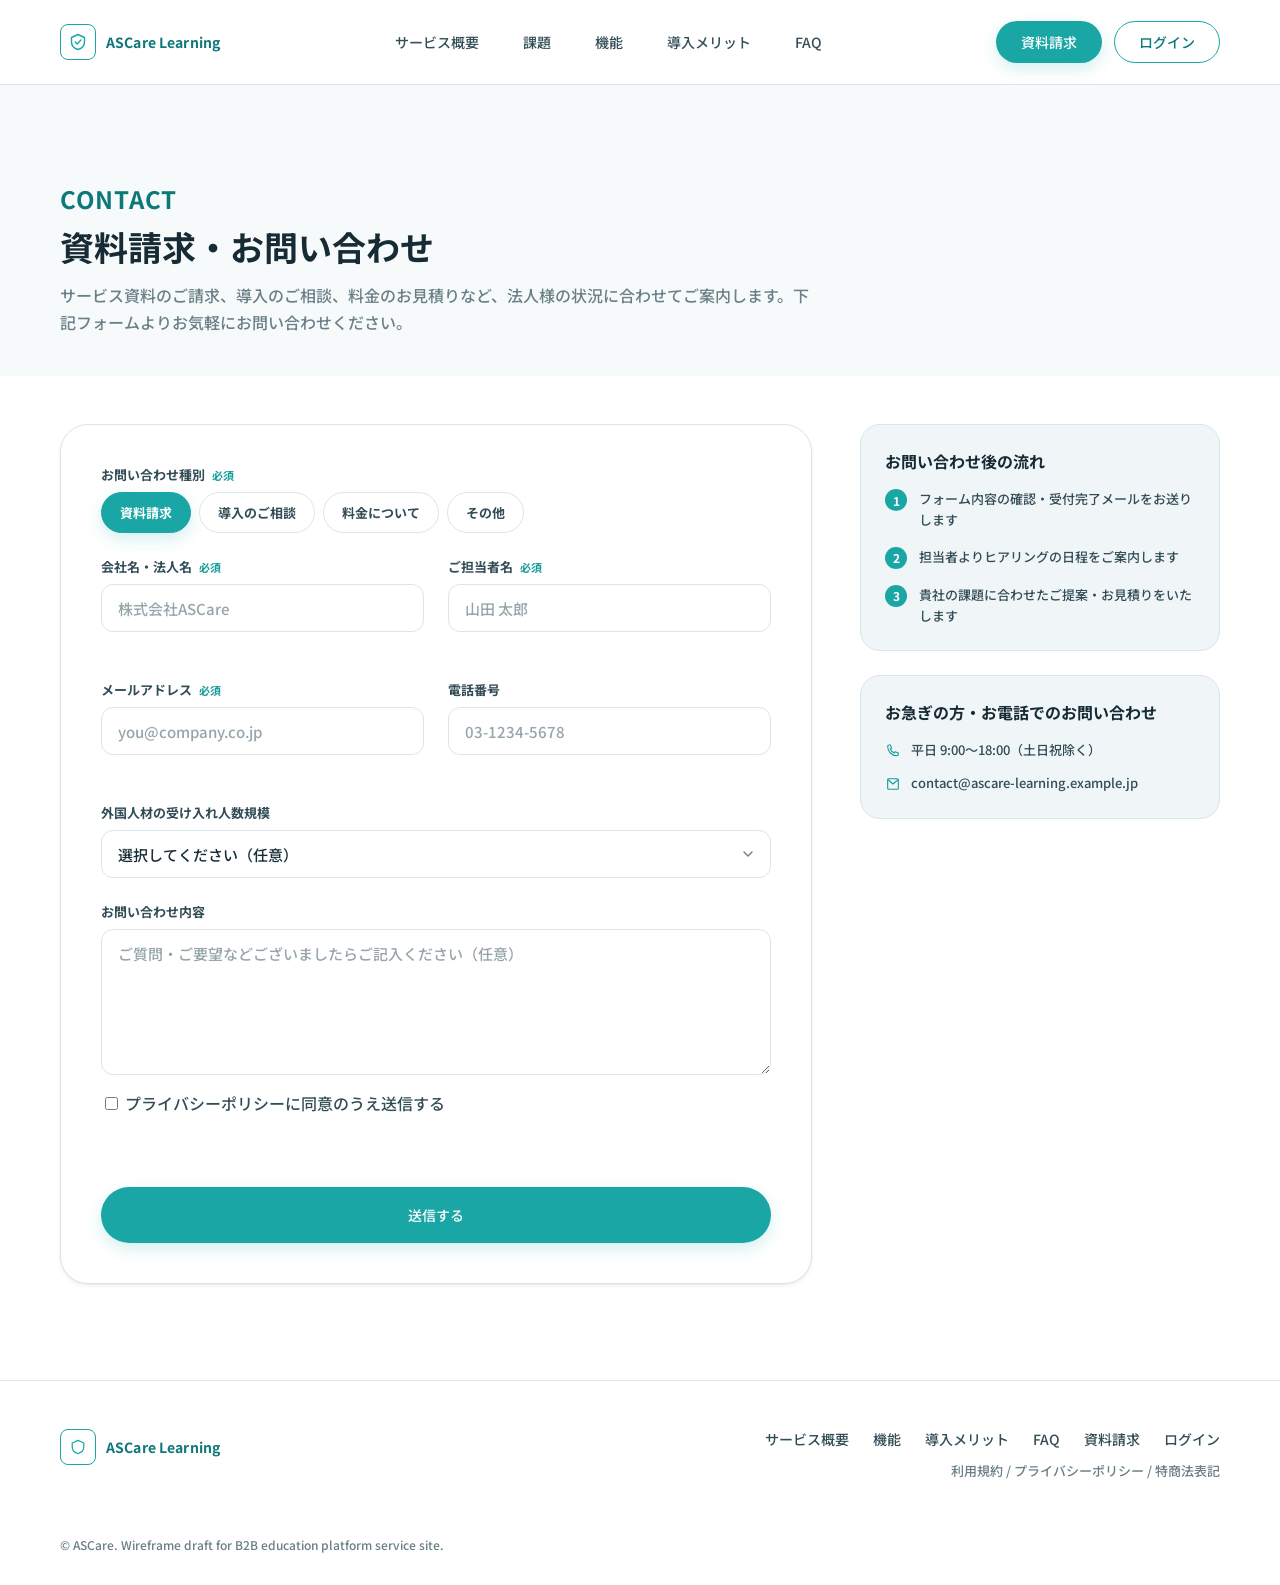
<file: contact.html>
<!DOCTYPE html>
<html lang="ja">
<head>
<meta charset="UTF-8">
<meta name="viewport" content="width=device-width, initial-scale=1.0">
<title>資料請求・お問い合わせ | ASCare Learning</title>
<link rel="preconnect" href="https://fonts.googleapis.com">
<link rel="preconnect" href="https://fonts.gstatic.com" crossorigin>
<link href="https://fonts.googleapis.com/css2?family=Noto+Sans+JP:wght@400;500;700;900&family=Roboto:wght@500;700&display=swap" rel="stylesheet">
<link rel="stylesheet" href="styles.css">
<link rel="stylesheet" href="contact.css">
</head>
<body>

<a class="skip-link" href="#main">本文へスキップ</a>

<header class="site-header" id="siteHeader">
  <div class="container header-inner">
    <a href="index.html" class="logo" aria-label="ASCare Learning トップへ">
      <span class="logo-badge">
        <svg width="18" height="18" viewBox="0 0 18 18" fill="none" xmlns="http://www.w3.org/2000/svg" aria-hidden="true">
          <path d="M9 1.5L15.5 4.5V9C15.5 12.5 12.7 15.4 9 16.5C5.3 15.4 2.5 12.5 2.5 9V4.5L9 1.5Z" stroke="currentColor" stroke-width="1.4" stroke-linejoin="round"/>
          <path d="M6.2 9.1L8.2 11.1L11.9 7" stroke="currentColor" stroke-width="1.4" stroke-linecap="round" stroke-linejoin="round"/>
        </svg>
      </span>
      <span class="logo-text">ASCare Learning</span>
    </a>

    <nav class="main-nav" aria-label="メインナビゲーション">
      <a href="index.html#solution" class="nav-link">サービス概要</a>
      <a href="index.html#problem" class="nav-link">課題</a>
      <a href="index.html#features" class="nav-link">機能</a>
      <a href="index.html#benefits" class="nav-link">導入メリット</a>
      <a href="index.html#faq" class="nav-link">FAQ</a>
    </nav>

    <div class="header-actions">
      <a href="contact.html?type=doc" class="btn btn-primary btn-sm">資料請求</a>
      <a href="login.html" class="btn btn-outline btn-sm">ログイン</a>
      <button class="nav-toggle" id="navToggle" aria-label="メニューを開く" aria-expanded="false" aria-controls="mobileNav">
        <span></span><span></span><span></span>
      </button>
    </div>
  </div>

  <div class="mobile-nav" id="mobileNav">
    <a href="index.html#solution" class="nav-link">サービス概要</a>
    <a href="index.html#problem" class="nav-link">課題</a>
    <a href="index.html#features" class="nav-link">機能</a>
    <a href="index.html#benefits" class="nav-link">導入メリット</a>
    <a href="index.html#faq" class="nav-link">FAQ</a>
    <div class="mobile-nav-actions">
      <a href="contact.html?type=doc" class="btn btn-primary btn-sm">資料請求</a>
      <a href="login.html" class="btn btn-outline btn-sm">ログイン</a>
    </div>
  </div>
</header>

<main id="main">

  <section class="section contact-hero">
    <div class="container">
      <p class="kicker reveal" data-reveal>CONTACT</p>
      <h1 class="section-title reveal" data-reveal>資料請求・お問い合わせ</h1>
      <p class="section-lead reveal" data-reveal data-reveal-delay="1">
        サービス資料のご請求、導入のご相談、料金のお見積りなど、法人様の状況に合わせてご案内します。下記フォームよりお気軽にお問い合わせください。
      </p>
    </div>
  </section>

  <section class="section section-alt-white contact-section">
    <div class="container contact-grid">

      <div class="contact-form-panel reveal" data-reveal>
        <div class="contact-alert" id="contactAlert" role="status" hidden></div>

        <form id="contactForm" class="contact-form" novalidate>
          <div class="field">
            <span class="field-label">お問い合わせ種別 <em>必須</em></span>
            <div class="segmented" id="typeSegmented" role="radiogroup" aria-label="お問い合わせ種別">
              <button type="button" class="segmented-option is-active" data-value="doc">資料請求</button>
              <button type="button" class="segmented-option" data-value="consult">導入のご相談</button>
              <button type="button" class="segmented-option" data-value="price">料金について</button>
              <button type="button" class="segmented-option" data-value="other">その他</button>
            </div>
            <input type="hidden" name="type" id="typeInput" value="doc">
          </div>

          <div class="field-grid">
            <label class="field">
              <span class="field-label">会社名・法人名 <em>必須</em></span>
              <input class="field-input" type="text" name="company" id="companyInput" autocomplete="organization" placeholder="株式会社ASCare" required>
              <span class="field-error" id="companyError"></span>
            </label>

            <label class="field">
              <span class="field-label">ご担当者名 <em>必須</em></span>
              <input class="field-input" type="text" name="name" id="nameInput" autocomplete="name" placeholder="山田 太郎" required>
              <span class="field-error" id="nameError"></span>
            </label>
          </div>

          <div class="field-grid">
            <label class="field">
              <span class="field-label">メールアドレス <em>必須</em></span>
              <input class="field-input" type="email" name="email" id="cEmailInput" autocomplete="email" placeholder="you@company.co.jp" required>
              <span class="field-error" id="cEmailError"></span>
            </label>

            <label class="field">
              <span class="field-label">電話番号</span>
              <input class="field-input" type="tel" name="phone" id="phoneInput" autocomplete="tel" placeholder="03-1234-5678">
            </label>
          </div>

          <label class="field">
            <span class="field-label">外国人材の受け入れ人数規模</span>
            <select class="field-input field-select" name="size" id="sizeInput">
              <option value="">選択してください（任意）</option>
              <option value="1-10">1〜10名</option>
              <option value="11-50">11〜50名</option>
              <option value="51-200">51〜200名</option>
              <option value="201+">201名以上</option>
              <option value="undecided">未定・検討中</option>
            </select>
          </label>

          <label class="field">
            <span class="field-label">お問い合わせ内容</span>
            <textarea class="field-input field-textarea" name="message" id="messageInput" rows="5" placeholder="ご質問・ご要望などございましたらご記入ください（任意）"></textarea>
          </label>

          <label class="checkbox contact-agree">
            <input type="checkbox" name="agree" id="agreeInput" required>
            <span><a href="#" class="link-sm">プライバシーポリシー</a>に同意のうえ送信する</span>
          </label>
          <span class="field-error" id="agreeError"></span>

          <button type="submit" class="btn btn-primary btn-lg contact-submit">送信する</button>
        </form>
      </div>

      <aside class="contact-info-panel">
        <div class="contact-info-card reveal" data-reveal data-reveal-delay="1">
          <h3>お問い合わせ後の流れ</h3>
          <ol class="contact-steps">
            <li><span class="contact-steps-num">1</span>フォーム内容の確認・受付完了メールをお送りします</li>
            <li><span class="contact-steps-num">2</span>担当者よりヒアリングの日程をご案内します</li>
            <li><span class="contact-steps-num">3</span>貴社の課題に合わせたご提案・お見積りをいたします</li>
          </ol>
        </div>

        <div class="contact-info-card reveal" data-reveal data-reveal-delay="2">
          <h3>お急ぎの方・お電話でのお問い合わせ</h3>
          <p class="contact-info-line">
            <svg viewBox="0 0 24 24" fill="none" aria-hidden="true"><path d="M4 5c0-1 1-2 2-2h2l2 5-2 1a11 11 0 0 0 6 6l1-2 5 2v2c0 1-1 2-2 2C10 19 4 13 4 5Z" stroke="currentColor" stroke-width="1.6" stroke-linejoin="round"/></svg>
            平日 9:00〜18:00（土日祝除く）
          </p>
          <p class="contact-info-line">
            <svg viewBox="0 0 24 24" fill="none" aria-hidden="true"><path d="M4 5.5a1.5 1.5 0 0 1 1.5-1.5h13A1.5 1.5 0 0 1 20 5.5v13a1.5 1.5 0 0 1-1.5 1.5h-13A1.5 1.5 0 0 1 4 18.5v-13Z" stroke="currentColor" stroke-width="1.6"/><path d="m5 6 7 6 7-6" stroke="currentColor" stroke-width="1.6" stroke-linecap="round" stroke-linejoin="round"/></svg>
            contact@ascare-learning.example.jp
          </p>
        </div>
      </aside>
    </div>
  </section>
</main>

<footer class="site-footer">
  <div class="container footer-inner">
    <a href="index.html" class="logo">
      <span class="logo-badge">
        <svg width="16" height="16" viewBox="0 0 18 18" fill="none" xmlns="http://www.w3.org/2000/svg" aria-hidden="true">
          <path d="M9 1.5L15.5 4.5V9C15.5 12.5 12.7 15.4 9 16.5C5.3 15.4 2.5 12.5 2.5 9V4.5L9 1.5Z" stroke="currentColor" stroke-width="1.4" stroke-linejoin="round"/>
        </svg>
      </span>
      <span class="logo-text">ASCare Learning</span>
    </a>
    <div class="footer-links">
      <nav class="footer-nav" aria-label="フッターナビゲーション">
        <a href="index.html#solution">サービス概要</a>
        <a href="index.html#features">機能</a>
        <a href="index.html#benefits">導入メリット</a>
        <a href="index.html#faq">FAQ</a>
        <a href="contact.html?type=doc">資料請求</a>
        <a href="login.html">ログイン</a>
      </nav>
      <p class="footer-policy">利用規約 / プライバシーポリシー / 特商法表記</p>
    </div>
    <p class="footer-copy">© ASCare. Wireframe draft for B2B education platform service site.</p>
  </div>
</footer>

<button class="to-top" id="toTop" aria-label="ページ先頭へ戻る">
  <svg viewBox="0 0 24 24" fill="none" width="18" height="18"><path d="M12 19V5M5 12l7-7 7 7" stroke="currentColor" stroke-width="2" stroke-linecap="round" stroke-linejoin="round"/></svg>
</button>

<script src="script.js"></script>
<script src="contact.js"></script>
</body>
</html>
</file>
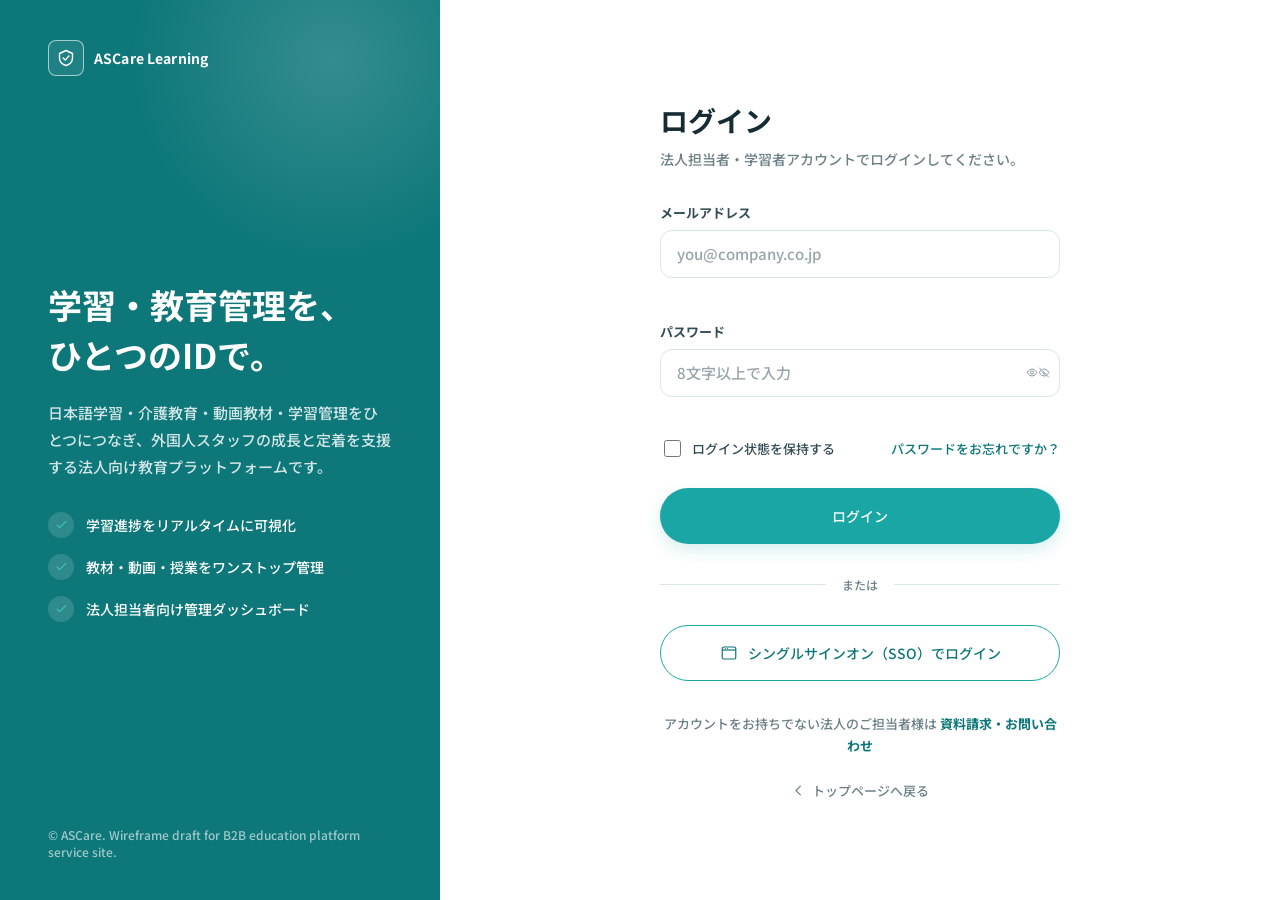
<file: login.html>
<!DOCTYPE html>
<html lang="ja">
<head>
<meta charset="UTF-8">
<meta name="viewport" content="width=device-width, initial-scale=1.0">
<title>ログイン | ASCare Learning</title>
<link rel="preconnect" href="https://fonts.googleapis.com">
<link rel="preconnect" href="https://fonts.gstatic.com" crossorigin>
<link href="https://fonts.googleapis.com/css2?family=Noto+Sans+JP:wght@400;500;700;900&family=Roboto:wght@500;700&display=swap" rel="stylesheet">
<link rel="stylesheet" href="styles.css">
<link rel="stylesheet" href="login.css">
</head>
<body class="login-page">

<a class="skip-link" href="#loginMain">本文へスキップ</a>

<div class="login-shell">

  <aside class="login-brand">
    <div class="login-brand-glow" aria-hidden="true"></div>

    <a href="index.html" class="logo logo-on-dark" aria-label="ASCare Learning トップへ">
      <span class="logo-badge logo-badge-on-dark">
        <svg width="18" height="18" viewBox="0 0 18 18" fill="none" xmlns="http://www.w3.org/2000/svg" aria-hidden="true">
          <path d="M9 1.5L15.5 4.5V9C15.5 12.5 12.7 15.4 9 16.5C5.3 15.4 2.5 12.5 2.5 9V4.5L9 1.5Z" stroke="currentColor" stroke-width="1.4" stroke-linejoin="round"/>
          <path d="M6.2 9.1L8.2 11.1L11.9 7" stroke="currentColor" stroke-width="1.4" stroke-linecap="round" stroke-linejoin="round"/>
        </svg>
      </span>
      <span class="logo-text logo-text-on-dark">ASCare Learning</span>
    </a>

    <div class="login-brand-content">
      <h1 class="reveal" data-reveal>学習・教育管理を、<br>ひとつのIDで。</h1>
      <p class="reveal" data-reveal data-reveal-delay="1">日本語学習・介護教育・動画教材・学習管理をひとつにつなぎ、外国人スタッフの成長と定着を支援する法人向け教育プラットフォームです。</p>

      <ul class="login-feature-list reveal" data-reveal data-reveal-delay="2">
        <li>
          <span class="login-feature-icon">
            <svg viewBox="0 0 24 24" fill="none"><path d="m5 13 4 4L19 7" stroke="currentColor" stroke-width="2" stroke-linecap="round" stroke-linejoin="round"/></svg>
          </span>
          学習進捗をリアルタイムに可視化
        </li>
        <li>
          <span class="login-feature-icon">
            <svg viewBox="0 0 24 24" fill="none"><path d="m5 13 4 4L19 7" stroke="currentColor" stroke-width="2" stroke-linecap="round" stroke-linejoin="round"/></svg>
          </span>
          教材・動画・授業をワンストップ管理
        </li>
        <li>
          <span class="login-feature-icon">
            <svg viewBox="0 0 24 24" fill="none"><path d="m5 13 4 4L19 7" stroke="currentColor" stroke-width="2" stroke-linecap="round" stroke-linejoin="round"/></svg>
          </span>
          法人担当者向け管理ダッシュボード
        </li>
      </ul>
    </div>

    <p class="login-brand-footer">© ASCare. Wireframe draft for B2B education platform service site.</p>
  </aside>

  <main class="login-main" id="loginMain">
    <div class="login-card">
      <a href="index.html" class="login-mobile-logo" aria-label="ASCare Learning トップへ">
        <span class="logo-badge">
          <svg width="18" height="18" viewBox="0 0 18 18" fill="none" xmlns="http://www.w3.org/2000/svg" aria-hidden="true">
            <path d="M9 1.5L15.5 4.5V9C15.5 12.5 12.7 15.4 9 16.5C5.3 15.4 2.5 12.5 2.5 9V4.5L9 1.5Z" stroke="currentColor" stroke-width="1.4" stroke-linejoin="round"/>
            <path d="M6.2 9.1L8.2 11.1L11.9 7" stroke="currentColor" stroke-width="1.4" stroke-linecap="round" stroke-linejoin="round"/>
          </svg>
        </span>
        <span class="logo-text">ASCare Learning</span>
      </a>

      <h2 class="login-title">ログイン</h2>
      <p class="login-subtitle">法人担当者・学習者アカウントでログインしてください。</p>

      <div class="login-alert" id="loginAlert" role="status" hidden></div>

      <form id="loginForm" class="login-form" novalidate>
        <label class="field">
          <span class="field-label">メールアドレス</span>
          <input class="field-input" type="email" name="email" id="emailInput" autocomplete="email" placeholder="you@company.co.jp" required>
          <span class="field-error" id="emailError"></span>
        </label>

        <label class="field">
          <span class="field-label">パスワード</span>
          <div class="password-input">
            <input class="field-input" type="password" name="password" id="passwordInput" autocomplete="current-password" placeholder="8文字以上で入力" required minlength="8">
            <button type="button" class="password-toggle" id="passwordToggle" aria-label="パスワードを表示する" aria-pressed="false">
              <svg class="icon-eye" viewBox="0 0 24 24" fill="none" aria-hidden="true">
                <path d="M2.5 12S6 5 12 5s9.5 7 9.5 7-3.5 7-9.5 7S2.5 12 2.5 12Z" stroke="currentColor" stroke-width="1.6" stroke-linejoin="round"/>
                <circle cx="12" cy="12" r="3" stroke="currentColor" stroke-width="1.6"/>
              </svg>
              <svg class="icon-eye-off" viewBox="0 0 24 24" fill="none" aria-hidden="true" hidden>
                <path d="M3 3l18 18M10.6 10.7a3 3 0 0 0 4.2 4.2M6.5 6.7C4.2 8.2 2.5 12 2.5 12s3.5 7 9.5 7c1.7 0 3.2-.4 4.4-1.1M9.9 5.2c.7-.1 1.4-.2 2.1-.2 6 0 9.5 7 9.5 7-.5 1-1.4 2.4-2.7 3.7" stroke="currentColor" stroke-width="1.6" stroke-linecap="round" stroke-linejoin="round"/>
              </svg>
            </button>
          </div>
          <span class="field-error" id="passwordError"></span>
        </label>

        <div class="field-row">
          <label class="checkbox">
            <input type="checkbox" name="remember">
            <span>ログイン状態を保持する</span>
          </label>
          <a href="#" class="link-sm">パスワードをお忘れですか？</a>
        </div>

        <button type="submit" class="btn btn-primary btn-lg login-submit">ログイン</button>
      </form>

      <div class="login-divider"><span>または</span></div>

      <button type="button" class="btn btn-outline btn-lg login-sso" id="ssoButton">
        <svg viewBox="0 0 24 24" fill="none" aria-hidden="true"><rect x="3" y="4" width="18" height="16" rx="2" stroke="currentColor" stroke-width="1.6"/><path d="M3 8h18" stroke="currentColor" stroke-width="1.6"/><circle cx="7" cy="6" r=".8" fill="currentColor"/><circle cx="10" cy="6" r=".8" fill="currentColor"/></svg>
        シングルサインオン（SSO）でログイン
      </button>

      <p class="login-footer-note">
        アカウントをお持ちでない法人のご担当者様は <a href="index.html#cta">資料請求・お問い合わせ</a>
      </p>
    </div>

    <a href="index.html" class="login-back">
      <svg viewBox="0 0 24 24" fill="none" aria-hidden="true"><path d="M15 5 8 12l7 7" stroke="currentColor" stroke-width="1.8" stroke-linecap="round" stroke-linejoin="round"/></svg>
      トップページへ戻る
    </a>
  </main>
</div>

<script src="login.js"></script>
</body>
</html>
</file>
<file: styles.css>
/* ==========================================================================
   ASCare Learning LP — Design tokens (aligned with Sparkle Design System)
   ========================================================================== */

:root {
  /* Color */
  --teal-700: #0d7779;
  --teal-600: #159a9a;
  --teal-500: #1ba6a6;
  --teal-400: #3fc0c0;
  --teal-50: #eaf6f7;
  --teal-hero: #eaf8f8;
  --teal-band: #ddf4f4;

  --ink-900: #172b35;
  --ink-700: #334d57;
  --ink-500: #6b7f87;

  --surface: #ffffff;
  --surface-alt: #f0f5f7;
  --page-alt: #f6fafb;
  --border: #d8e6ea;
  --border-strong: #bcd6db;

  /* Shadow (Sparkle elevation scale) */
  --shadow-base: 0 1px 2px rgba(23, 43, 53, .05), 0 2px 4px rgba(23, 43, 53, .06);
  --shadow-raise: 0 8px 20px rgba(23, 43, 53, .10), 0 2px 6px rgba(23, 43, 53, .06);
  --shadow-float: 0 20px 40px rgba(23, 43, 53, .14), 0 6px 12px rgba(23, 43, 53, .08);
  --shadow-stick: 0 6px 20px rgba(23, 43, 53, .08);
  --shadow-popout: 0 28px 64px rgba(23, 43, 53, .26), 0 10px 24px rgba(23, 43, 53, .14);
  --shadow-teal: 0 14px 28px rgba(27, 166, 166, .30);
  --shadow-teal-soft: 0 6px 16px rgba(27, 166, 166, .18);

  /* Radius */
  --r-xs: 8px;
  --r-sm: 10px;
  --r-md: 12px;
  --r-lg: 14px;
  --r-xl: 16px;
  --r-2xl: 18px;
  --r-3xl: 20px;
  --r-4xl: 24px;
  --r-5xl: 28px;
  --r-6xl: 32px;
  --r-pill: 999px;

  /* Space */
  --sp-1: 4px;
  --sp-2: 8px;
  --sp-3: 12px;
  --sp-4: 16px;
  --sp-5: 20px;
  --sp-6: 24px;
  --sp-7: 32px;
  --sp-8: 40px;
  --sp-9: 48px;
  --sp-10: 64px;
  --sp-11: 80px;
  --sp-12: 96px;

  /* Motion */
  --ease-out: cubic-bezier(.16, 1, .3, 1);
  --ease-spring: cubic-bezier(.34, 1.56, .64, 1);
  --dur-fast: 180ms;
  --dur-base: 320ms;
  --dur-slow: 620ms;

  --header-h: 84px;
  --container-w: 1200px;

  font-size: 16px;
}

* { box-sizing: border-box; }
html { scroll-behavior: smooth; }

body {
  margin: 0;
  font-family: 'Noto Sans JP', 'Roboto', -apple-system, BlinkMacSystemFont, sans-serif;
  font-weight: 500;
  color: var(--ink-700);
  background: var(--page-alt);
  -webkit-font-smoothing: antialiased;
  text-rendering: optimizeLegibility;
  overflow-x: hidden;
}

img, svg { display: block; max-width: 100%; }
a { color: inherit; text-decoration: none; }
ul, ol { margin: 0; padding: 0; list-style: none; }
h1, h2, h3, h4, p { margin: 0; }
button { font: inherit; color: inherit; background: none; border: none; cursor: pointer; }

@media (prefers-reduced-motion: reduce) {
  html { scroll-behavior: auto; }
  *, *::before, *::after {
    animation-duration: .001ms !important;
    animation-iteration-count: 1 !important;
    transition-duration: .001ms !important;
    scroll-behavior: auto !important;
  }
}

.skip-link {
  position: absolute;
  left: -999px;
  top: 0;
  background: var(--teal-700);
  color: #fff;
  padding: 12px 20px;
  border-radius: 0 0 var(--r-sm) 0;
  z-index: 999;
}
.skip-link:focus { left: 0; }

.container {
  max-width: var(--container-w);
  margin-inline: auto;
  padding-inline: clamp(20px, 4vw, 20px);
}

@media (min-width: 1240px) {
  .container { padding-inline: 20px; }
}

/* ==========================================================================
   Buttons & Pills
   ========================================================================== */

.btn {
  display: inline-flex;
  align-items: center;
  justify-content: center;
  gap: 8px;
  font-size: 14px;
  font-weight: 500;
  white-space: nowrap;
  border-radius: var(--r-pill);
  padding: 0 28px;
  height: 56px;
  border: 1.5px solid transparent;
  cursor: pointer;
  transition: transform var(--dur-base) var(--ease-out),
              box-shadow var(--dur-base) var(--ease-out),
              background-color var(--dur-fast) ease,
              border-color var(--dur-fast) ease,
              color var(--dur-fast) ease;
  will-change: transform;
}
.btn:active { transform: translateY(1px) scale(.98); }

.btn-sm { height: 42px; padding: 0 24px; font-size: 14px; }
.btn-lg { height: 56px; padding: 0 32px; }

.btn-primary {
  background: var(--teal-500);
  color: #fff;
  box-shadow: var(--shadow-teal-soft);
}
.btn-primary:hover {
  background: var(--teal-600);
  box-shadow: var(--shadow-teal);
  transform: translateY(-2px);
}

.btn-outline {
  background: var(--surface);
  color: var(--teal-700);
  border-color: var(--teal-500);
}
.btn-outline:hover {
  background: var(--teal-50);
  box-shadow: var(--shadow-raise);
  transform: translateY(-2px);
}

.btn-white {
  background: #fff;
  color: var(--teal-700);
  border-color: #fff;
  box-shadow: var(--shadow-raise);
}
.btn-white:hover { transform: translateY(-2px); box-shadow: var(--shadow-float); }

.btn-ghost {
  background: transparent;
  color: #fff;
  border-color: rgba(255, 255, 255, .55);
}
.btn-ghost:hover {
  background: rgba(255, 255, 255, .12);
  border-color: #fff;
  transform: translateY(-2px);
}

.pill {
  display: inline-flex;
  align-items: center;
  height: 34px;
  padding: 0 20px;
  border-radius: var(--r-pill);
  background: var(--surface);
  border: 1.5px solid var(--teal-500);
  color: var(--teal-700);
  font-size: 13px;
  font-weight: 500;
  transition: transform var(--dur-base) var(--ease-spring), box-shadow var(--dur-base) ease;
}
.pill:hover { transform: translateY(-2px); box-shadow: var(--shadow-teal-soft); }
.pill-sm { height: 34px; padding: 0 16px; }

/* ==========================================================================
   Header
   ========================================================================== */

.site-header {
  position: sticky;
  top: 0;
  z-index: 100;
  max-height: 100vh;
  overflow-y: auto;
  background: rgba(255, 255, 255, .92);
  backdrop-filter: blur(10px);
  border-bottom: 1px solid var(--border);
  transition: box-shadow var(--dur-base) var(--ease-out);
}
.site-header.is-scrolled { box-shadow: var(--shadow-stick); }

.header-inner {
  height: var(--header-h);
  flex-shrink: 0;
  display: flex;
  align-items: center;
  justify-content: space-between;
  gap: var(--sp-6);
}

.logo { display: inline-flex; align-items: center; gap: 10px; }
.logo-badge {
  display: inline-flex;
  align-items: center;
  justify-content: center;
  width: 36px;
  height: 36px;
  border-radius: var(--r-xs);
  border: 1.5px solid var(--teal-500);
  color: var(--teal-500);
  background: #fff;
  transition: transform var(--dur-base) var(--ease-spring);
}
.logo:hover .logo-badge { transform: rotate(-8deg) scale(1.05); }
.logo-text { font-size: 14px; font-weight: 700; color: var(--teal-700); letter-spacing: .01em; }

.main-nav { display: flex; align-items: center; gap: 40px; }
.nav-link {
  position: relative;
  font-size: 14px;
  color: var(--ink-700);
  padding: 6px 2px;
}
.nav-link::after {
  content: '';
  position: absolute;
  left: 0; right: 100%;
  bottom: 0;
  height: 2px;
  background: var(--teal-500);
  border-radius: 2px;
  transition: right var(--dur-base) var(--ease-out);
}
.nav-link:hover { color: var(--teal-700); }
.nav-link:hover::after { right: 0; }

.header-actions { display: flex; align-items: center; gap: 12px; }

.nav-toggle {
  display: none;
  flex-direction: column;
  justify-content: center;
  gap: 5px;
  width: 40px;
  height: 40px;
  padding: 0;
}
.nav-toggle span {
  width: 22px;
  height: 2px;
  background: var(--ink-900);
  border-radius: 2px;
  transition: transform var(--dur-base) var(--ease-out), opacity var(--dur-fast) ease;
  margin-inline: auto;
}
.nav-toggle[aria-expanded="true"] span:nth-child(1) { transform: translateY(7px) rotate(45deg); }
.nav-toggle[aria-expanded="true"] span:nth-child(2) { opacity: 0; }
.nav-toggle[aria-expanded="true"] span:nth-child(3) { transform: translateY(-7px) rotate(-45deg); }

.mobile-nav {
  display: none;
  flex-direction: column;
  gap: 4px;
  padding: var(--sp-4) 20px calc(var(--sp-6) + env(safe-area-inset-bottom));
  background: #fff;
  border-bottom: 1px solid var(--border);
  box-shadow: var(--shadow-raise);
}
.mobile-nav .nav-link { padding: 12px 4px; font-size: 16px; }
.mobile-nav-actions { display: flex; gap: 10px; margin-top: var(--sp-3); }
.mobile-nav-actions .btn { flex: 1; }

/* ==========================================================================
   Section rhythm & headings
   ========================================================================== */

.section { padding: var(--sp-12) 0; position: relative; }
.section-alt-white { background: var(--surface); }

.kicker {
  font-size: 24px;
  font-weight: 700;
  color: var(--teal-700);
  letter-spacing: .04em;
  margin-bottom: var(--sp-2);
}

.section-title {
  font-size: clamp(26px, 3.4vw, 34px);
  font-weight: 700;
  color: var(--ink-900);
  line-height: 1.35;
  max-width: 900px;
  margin-bottom: var(--sp-4);
}

.section-lead {
  font-size: 16px;
  color: var(--ink-500);
  max-width: 720px;
  line-height: 1.7;
  margin-bottom: var(--sp-9);
}

/* ==========================================================================
   Hero
   ========================================================================== */

.hero {
  background: var(--teal-hero);
  padding: var(--sp-11) 0 var(--sp-12);
  overflow: clip;
}

.hero .container { max-width: 1360px; }

.hero-grid {
  display: grid;
  grid-template-columns: minmax(0, 1fr) minmax(0, 500px);
  gap: var(--sp-10);
  align-items: center;
}

.hero-title {
  font-size: clamp(30px, 3.6vw, 48px);
  font-weight: 700;
  color: var(--ink-900);
  line-height: 1.4;
  margin: var(--sp-6) 0 var(--sp-5);
}

.hero-lead {
  font-size: 18px;
  color: var(--ink-700);
  line-height: 1.75;
  max-width: 560px;
  margin-bottom: var(--sp-8);
}

.hero-actions { display: flex; flex-wrap: wrap; gap: var(--sp-4); margin-bottom: var(--sp-6); }

.hero-note { font-size: 13px; color: var(--ink-500); }

.hero-visual { position: relative; }

.visual-card {
  position: relative;
  background: #fff;
  border: 1px solid var(--border);
  border-radius: var(--r-5xl);
  box-shadow: var(--shadow-float);
  padding: var(--sp-7);
  min-height: 460px;
}

.float-anim { animation: floaty 6.5s ease-in-out infinite; }
@keyframes floaty {
  0%, 100% { transform: translateY(0); }
  50% { transform: translateY(-10px); }
}

.dash-mock {
  background: var(--surface-alt);
  border: 1px solid var(--border);
  border-radius: var(--r-xl);
  padding: var(--sp-5);
  display: flex;
  flex-direction: column;
  gap: var(--sp-4);
}

.dash-header {
  height: 30px;
  border-radius: var(--r-xs);
  background: #fff;
  display: flex;
  align-items: center;
  gap: 6px;
  padding-inline: 12px;
}
.dash-dot { width: 8px; height: 8px; border-radius: 50%; background: var(--border-strong); }
.dash-dot:first-child { background: var(--teal-500); }

.dash-row { display: flex; gap: var(--sp-4); }

.dash-chart {
  flex: 1;
  background: #fff;
  border: 1px solid var(--border);
  border-radius: var(--r-sm);
  height: 90px;
  display: flex;
  align-items: flex-end;
  gap: 8px;
  padding: 12px;
}
.dash-chart .bar {
  flex: 1;
  height: var(--h);
  background: linear-gradient(180deg, var(--teal-400), var(--teal-500));
  border-radius: 3px 3px 0 0;
  transform: scaleY(0);
  transform-origin: bottom;
  animation: growBar var(--dur-slow) var(--ease-out) forwards;
  animation-delay: calc(var(--i, 0) * 90ms + 400ms);
}
.dash-chart .bar:nth-child(1) { --i: 1; }
.dash-chart .bar:nth-child(2) { --i: 2; }
.dash-chart .bar:nth-child(3) { --i: 3; }
.dash-chart .bar:nth-child(4) { --i: 4; }
.dash-chart .bar:nth-child(5) { --i: 5; }
@keyframes growBar { to { transform: scaleY(1); } }

.dash-list {
  flex: 1;
  background: #fff;
  border: 1px solid var(--border);
  border-radius: var(--r-sm);
  height: 90px;
  padding: 12px;
  display: flex;
  flex-direction: column;
  justify-content: center;
  gap: 10px;
}
.dash-list-item { height: 8px; border-radius: 4px; background: var(--surface-alt); }
.dash-list-item:nth-child(1) { width: 90%; }
.dash-list-item:nth-child(2) { width: 70%; }
.dash-list-item:nth-child(3) { width: 80%; }
.dash-list-item:nth-child(4) { width: 55%; }

.dash-table { display: flex; flex-direction: column; gap: 10px; }
.table-line { height: 12px; border-radius: 6px; background: #fff; width: var(--w); }

.mobile-mock {
  position: absolute;
  right: 20px;
  top: 20px;
  width: 120px;
  height: 220px;
  background: #fff;
  border: 1.5px solid var(--teal-500);
  border-radius: var(--r-3xl);
  box-shadow: var(--shadow-float);
  padding: 18px 10px;
  animation: floaty 6.5s ease-in-out infinite 1.2s;
}
.mobile-screen { width: 100%; height: 100%; border-radius: var(--r-md); background: var(--teal-50); }

.visual-caption { margin-top: var(--sp-6); font-size: 16px; font-weight: 700; color: var(--teal-700); }
.visual-pills { display: flex; flex-wrap: wrap; gap: var(--sp-3); margin-top: var(--sp-4); }

/* ==========================================================================
   Trust
   ========================================================================== */

.trust { background: #fff; padding: var(--sp-11) 0; border-bottom: 1px solid var(--border); }

.trust-title {
  text-align: center;
  font-size: 22px;
  font-weight: 700;
  color: var(--ink-900);
  max-width: 900px;
  margin-inline: auto;
  margin-bottom: var(--sp-8);
  line-height: 1.5;
}

.trust-list {
  display: flex;
  flex-wrap: wrap;
  justify-content: center;
  gap: var(--sp-8) var(--sp-8);
}

.trust-item {
  display: inline-flex;
  align-items: center;
  justify-content: center;
  height: 58px;
  padding: 0 28px;
  min-width: 200px;
  border-radius: var(--r-lg);
  background: var(--teal-50);
  border: 1px solid var(--border);
  color: var(--teal-700);
  font-size: 14px;
  font-weight: 700;
  text-align: center;
  transition: transform var(--dur-base) var(--ease-out), box-shadow var(--dur-base) ease, border-color var(--dur-fast);
}
.trust-item:hover {
  transform: translateY(-4px);
  box-shadow: var(--shadow-raise);
  border-color: var(--teal-500);
}

/* ==========================================================================
   Card grids (Problem / Benefits / Features)
   ========================================================================== */

.card-grid { display: grid; gap: var(--sp-7) var(--sp-8); }
.card-grid-2 { grid-template-columns: repeat(2, 1fr); }
.card-grid-3 { grid-template-columns: repeat(3, 1fr); }

.icon-tile {
  display: inline-flex;
  align-items: center;
  justify-content: center;
  width: 48px;
  height: 48px;
  border-radius: var(--r-4xl);
  background: var(--teal-50);
  color: var(--teal-600);
  flex-shrink: 0;
  transition: transform var(--dur-base) var(--ease-spring), background var(--dur-fast) ease, color var(--dur-fast) ease;
}
.icon-tile svg { width: 24px; height: 24px; }

.info-card {
  display: flex;
  align-items: flex-start;
  gap: var(--sp-5);
  background: #fff;
  border: 1px solid var(--border);
  border-radius: var(--r-2xl);
  padding: var(--sp-7);
  box-shadow: var(--shadow-base);
  transition: transform var(--dur-base) var(--ease-out), box-shadow var(--dur-base) var(--ease-out), border-color var(--dur-fast) ease;
}
.info-card:hover {
  transform: translateY(-6px);
  box-shadow: var(--shadow-float);
  border-color: var(--teal-500);
}
.info-card:hover .icon-tile { background: var(--teal-500); color: #fff; transform: scale(1.08) rotate(-4deg); }

.info-card-body h3 { font-size: 19px; font-weight: 700; color: var(--ink-900); margin-bottom: var(--sp-2); }
.info-card-body p { font-size: 14px; color: var(--ink-500); line-height: 1.7; }

.feature-card {
  background: #fff;
  border: 1px solid var(--border);
  border-radius: var(--r-2xl);
  padding: var(--sp-7);
  box-shadow: var(--shadow-base);
  transition: transform var(--dur-base) var(--ease-out), box-shadow var(--dur-base) var(--ease-out), border-color var(--dur-fast) ease;
}
.feature-card:hover {
  transform: translateY(-6px);
  box-shadow: var(--shadow-float);
  border-color: var(--teal-500);
}
.feature-card:hover .icon-tile { background: var(--teal-500); color: #fff; transform: scale(1.08) rotate(-4deg); }
.feature-card .icon-tile { margin-bottom: var(--sp-5); }
.feature-card h3 { font-size: 19px; font-weight: 700; color: var(--ink-900); margin-bottom: var(--sp-3); }
.feature-card p { font-size: 14px; color: var(--ink-500); line-height: 1.7; }

/* ==========================================================================
   Solution diagram
   ========================================================================== */

.diagram {
  position: relative;
  background: var(--surface-alt);
  border: 1px solid var(--border);
  border-radius: var(--r-6xl);
  padding: var(--sp-9);
  min-height: 440px;
  display: grid;
  grid-template-columns: 1fr 1fr;
  grid-template-rows: auto auto;
  gap: var(--sp-6);
  align-items: center;
}

.diagram-lines { position: absolute; inset: var(--sp-9); width: calc(100% - var(--sp-9) * 2); height: calc(100% - var(--sp-9) * 2); pointer-events: none; z-index: 0; }
.diagram-line { fill: none; stroke: var(--teal-500); stroke-width: 1.5; stroke-dasharray: 5 6; opacity: .55; animation: dashMove 18s linear infinite; }
@keyframes dashMove { to { stroke-dashoffset: -220; } }

.diagram-node {
  position: relative;
  z-index: 1;
  background: #fff;
  border: 1px solid var(--border);
  border-radius: var(--r-3xl);
  padding: var(--sp-6);
  text-align: center;
  box-shadow: var(--shadow-base);
  transition: transform var(--dur-base) var(--ease-out), box-shadow var(--dur-base) ease, border-color var(--dur-fast) ease;
}
.diagram-node:hover { transform: translateY(-4px) scale(1.02); box-shadow: var(--shadow-raise); border-color: var(--teal-500); }
.diagram-node h4 { font-size: 18px; font-weight: 700; color: var(--ink-900); margin-bottom: 6px; }
.diagram-node p { font-size: 13px; color: var(--ink-500); }

.diagram-center {
  position: absolute;
  left: 50%; top: 50%;
  transform: translate(-50%, -50%);
  z-index: 2;
  width: min(360px, 82%);
  background: #fff;
  border: 2px solid var(--teal-500);
  border-radius: var(--r-4xl);
  padding: var(--sp-6) var(--sp-7);
  text-align: center;
  box-shadow: var(--shadow-float);
}
.diagram-center h3 { font-size: 22px; font-weight: 700; color: var(--teal-700); margin-bottom: 8px; }
.diagram-center p { font-size: 13px; color: var(--ink-500); }

.pulse-anim::before {
  content: '';
  position: absolute;
  inset: -2px;
  border-radius: inherit;
  border: 2px solid var(--teal-500);
  opacity: 0;
  animation: pulseRing 3s var(--ease-out) infinite;
}
@keyframes pulseRing {
  0% { transform: scale(1); opacity: .55; }
  100% { transform: scale(1.15); opacity: 0; }
}

/* ==========================================================================
   Value chain
   ========================================================================== */

.value-chain-steps {
  overflow-x: auto;
  padding-bottom: var(--sp-3);
}

.chain-numbers {
  display: grid;
  grid-template-columns: repeat(5, 160px 40px) 160px;
  align-items: center;
  width: max-content;
  margin-bottom: var(--sp-4);
}

.chain-num {
  justify-self: center;
  width: 56px; height: 56px;
  border-radius: var(--r-6xl);
  background: var(--teal-500);
  color: #fff;
  font-size: 20px;
  font-weight: 700;
  display: flex; align-items: center; justify-content: center;
  box-shadow: var(--shadow-teal-soft);
  transition: transform var(--dur-base) var(--ease-spring);
}
.chain-num:hover { transform: scale(1.12) rotate(-6deg); }

.chain-arrow {
  justify-self: center;
  font-size: 24px;
  line-height: 1;
  color: var(--teal-500);
}

.chain-cards {
  display: grid;
  grid-template-columns: repeat(5, 160px 40px) 160px;
  align-items: stretch;
  width: max-content;
}

.chain-gap { width: 40px; }

.step-card {
  width: 160px;
  min-height: 110px;
  display: flex;
  align-items: center;
  justify-content: center;
  background: #fff;
  border: 1px solid var(--border);
  border-radius: var(--r-2xl);
  padding: var(--sp-4) var(--sp-3);
  text-align: center;
  box-shadow: var(--shadow-base);
  transition: transform var(--dur-base) var(--ease-out), box-shadow var(--dur-base) ease, border-color var(--dur-fast) ease;
}
.step-card:hover { transform: translateY(-6px); box-shadow: var(--shadow-float); border-color: var(--teal-500); }

.step-title { font-size: 17px; font-weight: 700; color: var(--ink-900); line-height: 1.4; }

.value-chain-note {
  margin-top: var(--sp-8);
  background: #fff;
  border: 1px solid var(--border);
  border-radius: var(--r-2xl);
  padding: var(--sp-6) var(--sp-7);
  font-size: 16px;
  color: var(--ink-700);
  line-height: 1.7;
}

/* ==========================================================================
   Recommended
   ========================================================================== */

.recommend-grid { display: grid; grid-template-columns: repeat(3, 1fr); gap: var(--sp-7) var(--sp-8); }

.recommend-card {
  min-height: 104px;
  display: flex;
  align-items: center;
  background: var(--surface-alt);
  border: 1px solid var(--border);
  border-radius: var(--r-2xl);
  padding: var(--sp-6);
  font-size: 18px;
  font-weight: 700;
  color: var(--ink-900);
  line-height: 1.5;
  transition: transform var(--dur-base) var(--ease-out), box-shadow var(--dur-base) ease, background var(--dur-fast) ease, border-color var(--dur-fast) ease;
}
.recommend-card:hover {
  transform: translateY(-6px);
  box-shadow: var(--shadow-float);
  background: #fff;
  border-color: var(--teal-500);
}

/* ==========================================================================
   Before / After
   ========================================================================== */

.before-after-grid { display: grid; grid-template-columns: 1fr 1fr; gap: var(--sp-8); }

.ba-box {
  border-radius: var(--r-4xl);
  padding: var(--sp-8) var(--sp-7);
  background: #fff;
  border: 1px solid var(--border);
  transition: transform var(--dur-base) var(--ease-out), box-shadow var(--dur-base) ease;
}
.ba-box:hover { transform: translateY(-4px); box-shadow: var(--shadow-raise); }
.ba-box h3 { font-size: 24px; font-weight: 700; margin-bottom: var(--sp-6); }
.ba-before h3 { color: var(--ink-900); }
.ba-after { border-color: var(--teal-500); border-width: 1.5px; box-shadow: var(--shadow-base); }
.ba-after h3 { color: var(--teal-700); }

.ba-box ul { display: flex; flex-direction: column; gap: var(--sp-3); }
.ba-box li {
  height: 38px;
  display: flex;
  align-items: center;
  padding: 0 var(--sp-5);
  border-radius: var(--r-sm);
  font-size: 15px;
  transition: transform var(--dur-fast) ease;
}
.ba-before li { background: var(--surface-alt); color: var(--ink-700); }
.ba-after li { background: var(--teal-50); color: var(--teal-700); font-weight: 700; }
.ba-box li:hover { transform: translateX(4px); }

/* ==========================================================================
   Price
   ========================================================================== */

.price-panel {
  display: flex;
  align-items: center;
  justify-content: space-between;
  gap: var(--sp-8);
  flex-wrap: wrap;
  background: var(--surface-alt);
  border: 1px solid var(--border);
  border-radius: var(--r-6xl);
  padding: var(--sp-9);
  transition: box-shadow var(--dur-base) ease;
}
.price-panel:hover { box-shadow: var(--shadow-raise); }
.price-panel-copy { max-width: 720px; }
.price-panel-copy h3 { font-size: 28px; font-weight: 700; color: var(--ink-900); margin-bottom: var(--sp-3); }
.price-panel-copy p { font-size: 16px; color: var(--ink-700); line-height: 1.75; }

/* ==========================================================================
   Flow
   ========================================================================== */

.flow-card {
  display: flex;
  align-items: center;
  gap: var(--sp-5);
  background: #fff;
  border: 1px solid var(--border);
  border-radius: var(--r-2xl);
  padding: var(--sp-6);
  min-height: 110px;
  box-shadow: var(--shadow-base);
  transition: transform var(--dur-base) var(--ease-out), box-shadow var(--dur-base) ease, border-color var(--dur-fast) ease;
}
.flow-card:hover { transform: translateY(-6px); box-shadow: var(--shadow-float); border-color: var(--teal-500); }
.flow-num {
  flex-shrink: 0;
  width: 48px; height: 48px;
  border-radius: var(--r-4xl);
  background: var(--teal-500);
  color: #fff;
  font-size: 16px;
  font-weight: 700;
  display: flex; align-items: center; justify-content: center;
  transition: transform var(--dur-base) var(--ease-spring);
}
.flow-card:hover .flow-num { transform: scale(1.1) rotate(-6deg); }
.flow-card p { font-size: 20px; font-weight: 700; color: var(--ink-900); }

/* ==========================================================================
   FAQ
   ========================================================================== */

.faq-list { display: flex; flex-direction: column; gap: var(--sp-3); }

.faq-row {
  background: #fff;
  border: 1px solid var(--border);
  border-radius: var(--r-md);
  overflow: hidden;
  transition: border-color var(--dur-fast) ease, box-shadow var(--dur-base) ease;
}
.faq-row:hover { border-color: var(--teal-500); box-shadow: var(--shadow-base); }

.faq-question {
  width: 100%;
  display: flex;
  align-items: center;
  justify-content: space-between;
  gap: var(--sp-4);
  height: 52px;
  padding: 0 var(--sp-6);
  font-size: 16px;
  font-weight: 700;
  color: var(--ink-900);
  text-align: left;
}

.faq-icon {
  flex-shrink: 0;
  width: 24px; height: 24px;
  display: flex; align-items: center; justify-content: center;
  font-size: 20px;
  color: var(--teal-500);
  transition: transform var(--dur-base) var(--ease-spring);
}
.faq-question[aria-expanded="true"] .faq-icon { transform: rotate(135deg); }

.faq-answer {
  display: grid;
  grid-template-rows: 0fr;
  transition: grid-template-rows var(--dur-base) var(--ease-out);
}
.faq-answer > p {
  overflow: hidden;
  min-height: 0;
  padding: 0 var(--sp-6);
  font-size: 15px;
  color: var(--ink-500);
  line-height: 1.75;
}
.faq-row.is-open .faq-answer { grid-template-rows: 1fr; }
.faq-row.is-open .faq-answer > p { padding-bottom: var(--sp-5); }

/* ==========================================================================
   CTA
   ========================================================================== */

.cta-section { background: var(--teal-band); padding: var(--sp-12) 0; }

.cta-card {
  background: var(--teal-700);
  background-image: radial-gradient(120% 160% at 100% 0%, rgba(255,255,255,.10), transparent 55%);
  border-radius: var(--r-6xl);
  padding: var(--sp-11) var(--sp-9);
  display: flex;
  align-items: center;
  justify-content: space-between;
  gap: var(--sp-9);
  flex-wrap: wrap;
  box-shadow: var(--shadow-popout);
}

.cta-text h2 { font-size: clamp(24px, 3vw, 36px); font-weight: 700; color: #fff; line-height: 1.45; margin-bottom: var(--sp-4); }
.cta-text p { font-size: 17px; color: rgba(255, 255, 255, .85); max-width: 620px; line-height: 1.7; }

.cta-actions { display: flex; flex-direction: column; gap: var(--sp-4); flex-shrink: 0; }

/* ==========================================================================
   Footer
   ========================================================================== */

.site-footer { background: #fff; border-top: 1px solid var(--border); padding: var(--sp-9) 0 var(--sp-7); }

.footer-inner {
  display: flex;
  align-items: flex-start;
  justify-content: space-between;
  flex-wrap: wrap;
  gap: var(--sp-6);
}

.footer-links { display: flex; flex-direction: column; gap: var(--sp-3); align-items: flex-end; }
.footer-nav { display: flex; flex-wrap: wrap; gap: var(--sp-6); justify-content: flex-end; }
.footer-nav a { font-size: 14px; color: var(--ink-700); transition: color var(--dur-fast) ease; }
.footer-nav a:hover { color: var(--teal-700); }
.footer-policy { font-size: 13px; color: var(--ink-500); }
.footer-copy { width: 100%; margin-top: var(--sp-7); font-size: 12px; color: var(--ink-500); }

/* ==========================================================================
   To top button
   ========================================================================== */

.to-top {
  position: fixed;
  right: 24px;
  bottom: 24px;
  width: 48px; height: 48px;
  border-radius: 50%;
  background: var(--teal-500);
  color: #fff;
  display: flex; align-items: center; justify-content: center;
  box-shadow: var(--shadow-float);
  opacity: 0;
  pointer-events: none;
  transform: translateY(12px);
  transition: opacity var(--dur-base) var(--ease-out), transform var(--dur-base) var(--ease-out), background var(--dur-fast) ease;
  z-index: 90;
}
.to-top.is-visible { opacity: 1; pointer-events: auto; transform: translateY(0); }
.to-top:hover { background: var(--teal-600); transform: translateY(-3px); }

/* ==========================================================================
   Scroll reveal
   ========================================================================== */

[data-reveal] {
  opacity: 0;
  transform: translateY(28px);
  transition: opacity var(--dur-slow) var(--ease-out), transform var(--dur-slow) var(--ease-out);
  transition-delay: calc(var(--delay, 0) * 90ms);
}
[data-reveal].is-visible { opacity: 1; transform: translateY(0); }

/* ==========================================================================
   Responsive
   ========================================================================== */

@media (max-width: 1080px) {
  .hero-grid { grid-template-columns: 1fr; }
  .hero-visual { order: -1; max-width: 560px; margin-inline: auto; width: 100%; }
  .card-grid-3 { grid-template-columns: repeat(2, 1fr); }
  .recommend-grid { grid-template-columns: repeat(2, 1fr); }
  .diagram { grid-template-columns: 1fr; grid-template-rows: repeat(4, auto); min-height: 0; padding-top: 220px; }
  .diagram-center { top: 96px; transform: translate(-50%, 0); }
  .diagram-lines { display: none; }
}

@media (max-width: 860px) {
  .main-nav { display: none; }
  .header-actions .btn { display: none; }
  .nav-toggle { display: flex; }
  .mobile-nav.is-open { display: flex; }

  .card-grid-2 { grid-template-columns: 1fr; }
  .before-after-grid { grid-template-columns: 1fr; }
  .price-panel { flex-direction: column; align-items: flex-start; }
  .price-panel .btn { width: 100%; }
  .footer-inner { flex-direction: column; }
  .footer-links { align-items: flex-start; }
  .footer-nav { justify-content: flex-start; }
  .cta-card { flex-direction: column; align-items: flex-start; }
  .cta-actions { width: 100%; }
  .cta-actions .btn { width: 100%; }
}

@media (max-width: 640px) {
  :root { --sp-12: 64px; --header-h: 68px; }
  .hero { padding-top: var(--sp-9); }
  .hero-title { font-size: 30px; }
  .hero-actions .btn { width: 100%; }
  .hero-actions { flex-direction: column; }
  .card-grid-3 { grid-template-columns: 1fr; }
  .recommend-grid { grid-template-columns: 1fr; }
  .trust-list { gap: var(--sp-4); }
  .trust-item { min-width: 0; flex: 1 1 calc(50% - 16px); }
  .to-top { right: 16px; bottom: 16px; }
}
</file>
<file: contact.css>
/* ==========================================================================
   Contact / document-request page
   ========================================================================== */

.contact-hero { padding-bottom: var(--sp-8); }
.contact-hero .section-title { margin-bottom: var(--sp-3); }
.contact-hero .section-lead { margin-bottom: 0; max-width: 760px; }

.contact-section { padding-top: var(--sp-9); }

.contact-grid {
  display: grid;
  grid-template-columns: minmax(0, 1fr) minmax(280px, 360px);
  gap: var(--sp-9);
  align-items: start;
}

/* ---- Form panel ---- */

.contact-form-panel {
  background: #fff;
  border: 1px solid var(--border);
  border-radius: var(--r-5xl);
  padding: var(--sp-8);
  box-shadow: var(--shadow-base);
}

.contact-alert[hidden] { display: none; }
.contact-alert {
  display: flex;
  align-items: center;
  gap: var(--sp-3);
  background: var(--teal-50);
  border: 1px solid var(--teal-500);
  color: var(--teal-700);
  border-radius: var(--r-md);
  padding: var(--sp-3) var(--sp-4);
  font-size: 13px;
  line-height: 1.6;
  margin-bottom: var(--sp-6);
  animation: contactAlertIn var(--dur-base) var(--ease-out);
}
.contact-alert.is-error { background: #fdeeee; border-color: #e2a1a1; color: #a13a3a; }
@keyframes contactAlertIn {
  from { opacity: 0; transform: translateY(-6px); }
  to { opacity: 1; transform: translateY(0); }
}

.contact-form { display: flex; flex-direction: column; gap: var(--sp-6); }

.field-grid { display: grid; grid-template-columns: 1fr 1fr; gap: var(--sp-6); }

.field { display: flex; flex-direction: column; gap: 8px; }
.field-label { font-size: 13px; font-weight: 700; color: var(--ink-700); }
.field-label em { font-style: normal; color: var(--teal-600); font-weight: 700; font-size: 11px; margin-left: 4px; }

.field-input {
  width: 100%;
  min-height: 48px;
  padding: 12px var(--sp-4);
  border-radius: var(--r-md);
  border: 1.5px solid var(--border);
  background: var(--surface);
  font: inherit;
  font-size: 15px;
  color: var(--ink-900);
  transition: border-color var(--dur-fast) ease, box-shadow var(--dur-fast) ease;
}
.field-input::placeholder { color: var(--ink-500); opacity: .7; }
.field-input:hover { border-color: var(--border-strong); }
.field-input:focus {
  outline: none;
  border-color: var(--teal-500);
  box-shadow: 0 0 0 4px rgba(27, 166, 166, .14);
}
.field.has-error .field-input { border-color: #d98787; }

.field-select { appearance: none; cursor: pointer;
  background-image: url("data:image/svg+xml,%3Csvg xmlns='http://www.w3.org/2000/svg' viewBox='0 0 24 24' fill='none' stroke='%236b7f87' stroke-width='2' stroke-linecap='round' stroke-linejoin='round'%3E%3Cpath d='m6 9 6 6 6-6'/%3E%3C/svg%3E");
  background-repeat: no-repeat;
  background-position: right 14px center;
  background-size: 16px;
  padding-right: 40px;
}

.field-textarea { min-height: 120px; padding-top: 12px; resize: vertical; line-height: 1.6; }

.field-error {
  font-size: 12px;
  color: #b13c3c;
  min-height: 16px;
  display: block;
}

/* Inquiry type segmented control */

.segmented { display: flex; flex-wrap: wrap; gap: 8px; }
.segmented-option {
  padding: 10px 18px;
  border-radius: var(--r-pill);
  border: 1.5px solid var(--border);
  background: var(--surface);
  color: var(--ink-700);
  font-size: 13px;
  font-weight: 700;
  transition: all var(--dur-fast) ease;
}
.segmented-option:hover { border-color: var(--teal-500); color: var(--teal-700); }
.segmented-option.is-active {
  background: var(--teal-500);
  border-color: var(--teal-500);
  color: #fff;
  box-shadow: var(--shadow-teal-soft);
}

.contact-agree { align-items: flex-start; margin-top: -8px; }
.contact-agree input { margin-top: 2px; }

.contact-submit { width: 100%; margin-top: var(--sp-2); }
.contact-submit[data-loading="true"] { opacity: .75; pointer-events: none; }

/* ---- Info panel ---- */

.contact-info-panel { display: flex; flex-direction: column; gap: var(--sp-6); }

.contact-info-card {
  background: var(--surface-alt);
  border: 1px solid var(--border);
  border-radius: var(--r-3xl);
  padding: var(--sp-6);
}
.contact-info-card h3 { font-size: 16px; font-weight: 700; color: var(--ink-900); margin-bottom: var(--sp-4); }

.contact-steps { display: flex; flex-direction: column; gap: var(--sp-4); }
.contact-steps li {
  display: flex;
  align-items: flex-start;
  gap: var(--sp-3);
  font-size: 13px;
  color: var(--ink-700);
  line-height: 1.6;
}
.contact-steps-num {
  flex-shrink: 0;
  width: 22px; height: 22px;
  border-radius: 50%;
  background: var(--teal-500);
  color: #fff;
  font-size: 12px;
  font-weight: 700;
  display: flex; align-items: center; justify-content: center;
}

.contact-info-line {
  display: flex;
  align-items: center;
  gap: 10px;
  font-size: 13px;
  color: var(--ink-700);
  line-height: 1.6;
}
.contact-info-line + .contact-info-line { margin-top: var(--sp-3); }
.contact-info-line svg { width: 16px; height: 16px; flex-shrink: 0; color: var(--teal-600); }

/* ---- Responsive ---- */

@media (max-width: 960px) {
  .contact-grid { grid-template-columns: 1fr; }
  .contact-info-panel { order: -1; flex-direction: row; flex-wrap: wrap; }
  .contact-info-card { flex: 1 1 260px; }
}

@media (max-width: 640px) {
  .field-grid { grid-template-columns: 1fr; }
  .contact-form-panel { padding: var(--sp-6) var(--sp-5); }
  .contact-info-panel { flex-direction: column; }
}
</file>
<file: login.css>
/* ==========================================================================
   Login page
   ========================================================================== */

body.login-page {
  min-height: 100vh;
  background: var(--surface);
}

.login-shell {
  display: grid;
  grid-template-columns: minmax(360px, 440px) 1fr;
  min-height: 100vh;
}

/* ---- Brand panel (left) ---- */

.login-brand {
  position: relative;
  overflow: hidden;
  display: flex;
  flex-direction: column;
  justify-content: space-between;
  gap: var(--sp-9);
  padding: var(--sp-8) var(--sp-9);
  background: var(--teal-700);
  color: #fff;
}

.login-brand-glow {
  position: absolute;
  inset: -20% -30% auto auto;
  width: 480px;
  height: 480px;
  background: radial-gradient(circle, rgba(255, 255, 255, .16), transparent 60%);
  pointer-events: none;
}

.logo-on-dark .logo-text-on-dark { color: #fff; }
.logo-badge-on-dark {
  border-color: rgba(255, 255, 255, .6);
  color: #fff;
  background: rgba(255, 255, 255, .08);
}

.login-brand-content { position: relative; z-index: 1; max-width: 400px; }

.login-brand-content h1 {
  font-size: clamp(26px, 3vw, 34px);
  font-weight: 700;
  line-height: 1.45;
  margin-bottom: var(--sp-5);
}

.login-brand-content p {
  font-size: 15px;
  line-height: 1.8;
  color: rgba(255, 255, 255, .82);
  margin-bottom: var(--sp-7);
}

.login-feature-list { display: flex; flex-direction: column; gap: var(--sp-4); }
.login-feature-list li {
  display: flex;
  align-items: center;
  gap: var(--sp-3);
  font-size: 14px;
  font-weight: 500;
  color: #fff;
}

.login-feature-icon {
  flex-shrink: 0;
  width: 26px; height: 26px;
  border-radius: 50%;
  background: rgba(255, 255, 255, .14);
  display: flex; align-items: center; justify-content: center;
  color: var(--teal-400);
}
.login-feature-icon svg { width: 15px; height: 15px; }

.login-brand-footer {
  position: relative;
  z-index: 1;
  font-size: 12px;
  color: rgba(255, 255, 255, .6);
}

/* ---- Form panel (right) ---- */

.login-main {
  display: flex;
  flex-direction: column;
  align-items: center;
  justify-content: center;
  gap: var(--sp-6);
  padding: var(--sp-9) var(--sp-6);
}

.login-card { width: 100%; max-width: 400px; }

.login-mobile-logo { display: none; margin-bottom: var(--sp-8); }

.login-title {
  font-size: 28px;
  font-weight: 700;
  color: var(--ink-900);
  margin-bottom: var(--sp-2);
}

.login-subtitle {
  font-size: 14px;
  color: var(--ink-500);
  margin-bottom: var(--sp-7);
  line-height: 1.6;
}

.login-alert[hidden] { display: none; }

.login-alert {
  display: flex;
  align-items: center;
  gap: var(--sp-3);
  background: var(--teal-50);
  border: 1px solid var(--teal-500);
  color: var(--teal-700);
  border-radius: var(--r-md);
  padding: var(--sp-3) var(--sp-4);
  font-size: 13px;
  line-height: 1.6;
  margin-bottom: var(--sp-6);
  animation: alertIn var(--dur-base) var(--ease-out);
}
.login-alert.is-error {
  background: #fdeeee;
  border-color: #e2a1a1;
  color: #a13a3a;
}
@keyframes alertIn {
  from { opacity: 0; transform: translateY(-6px); }
  to { opacity: 1; transform: translateY(0); }
}

.login-form { display: flex; flex-direction: column; gap: var(--sp-5); }

.field { display: flex; flex-direction: column; gap: 8px; }

.field-label { font-size: 13px; font-weight: 700; color: var(--ink-700); }

.field-input {
  width: 100%;
  height: 48px;
  padding: 0 var(--sp-4);
  border-radius: var(--r-md);
  border: 1.5px solid var(--border);
  background: var(--surface);
  font: inherit;
  font-size: 15px;
  color: var(--ink-900);
  transition: border-color var(--dur-fast) ease, box-shadow var(--dur-fast) ease;
}
.field-input::placeholder { color: var(--ink-500); opacity: .7; }
.field-input:hover { border-color: var(--border-strong); }
.field-input:focus {
  outline: none;
  border-color: var(--teal-500);
  box-shadow: 0 0 0 4px rgba(27, 166, 166, .14);
}
.field-input:invalid:not(:placeholder-shown) { border-color: #d98787; }
.field.has-error .field-input { border-color: #d98787; }

.field-error {
  font-size: 12px;
  color: #b13c3c;
  min-height: 16px;
  display: block;
}

.password-input { position: relative; }
.password-input .field-input { padding-right: 44px; }

.password-toggle {
  position: absolute;
  right: 4px;
  top: 50%;
  transform: translateY(-50%);
  width: 36px; height: 36px;
  display: flex; align-items: center; justify-content: center;
  color: var(--ink-500);
  border-radius: var(--r-sm);
  transition: color var(--dur-fast) ease, background var(--dur-fast) ease;
}
.password-toggle:hover { color: var(--teal-600); background: var(--teal-50); }
.password-toggle svg { width: 19px; height: 19px; }

.field-row {
  display: flex;
  align-items: center;
  justify-content: space-between;
  flex-wrap: wrap;
  gap: var(--sp-3);
  margin-top: -4px;
}

.checkbox {
  display: inline-flex;
  align-items: center;
  gap: 8px;
  font-size: 13px;
  color: var(--ink-700);
  cursor: pointer;
}
.checkbox input {
  width: 17px; height: 17px;
  accent-color: var(--teal-500);
  cursor: pointer;
}

.link-sm {
  font-size: 13px;
  color: var(--teal-700);
  transition: color var(--dur-fast) ease;
}
.link-sm:hover { color: var(--teal-500); text-decoration: underline; }

.login-submit { width: 100%; margin-top: var(--sp-2); }
.login-submit[data-loading="true"] { opacity: .75; pointer-events: none; }

.login-divider {
  display: flex;
  align-items: center;
  gap: var(--sp-4);
  margin: var(--sp-7) 0;
  color: var(--ink-500);
  font-size: 12px;
}
.login-divider::before, .login-divider::after {
  content: '';
  flex: 1;
  height: 1px;
  background: var(--border);
}

.login-sso { width: 100%; gap: 10px; }
.login-sso svg { width: 18px; height: 18px; }

.login-footer-note {
  margin-top: var(--sp-7);
  font-size: 13px;
  color: var(--ink-500);
  text-align: center;
  line-height: 1.7;
}
.login-footer-note a { color: var(--teal-700); font-weight: 700; }
.login-footer-note a:hover { text-decoration: underline; }

.login-back {
  display: inline-flex;
  align-items: center;
  gap: 6px;
  font-size: 13px;
  color: var(--ink-500);
  transition: color var(--dur-fast) ease, transform var(--dur-base) var(--ease-out);
}
.login-back svg { width: 15px; height: 15px; }
.login-back:hover { color: var(--teal-700); transform: translateX(-3px); }

/* ---- Responsive ---- */

@media (max-width: 860px) {
  .login-shell { grid-template-columns: 1fr; }
  .login-brand { display: none; }
  .login-mobile-logo { display: inline-flex; }
  .login-main { min-height: 100vh; padding-top: var(--sp-8); }
}

@media (max-width: 420px) {
  .login-main { padding: var(--sp-7) var(--sp-4); }
  .login-title { font-size: 24px; }
}
</file>
